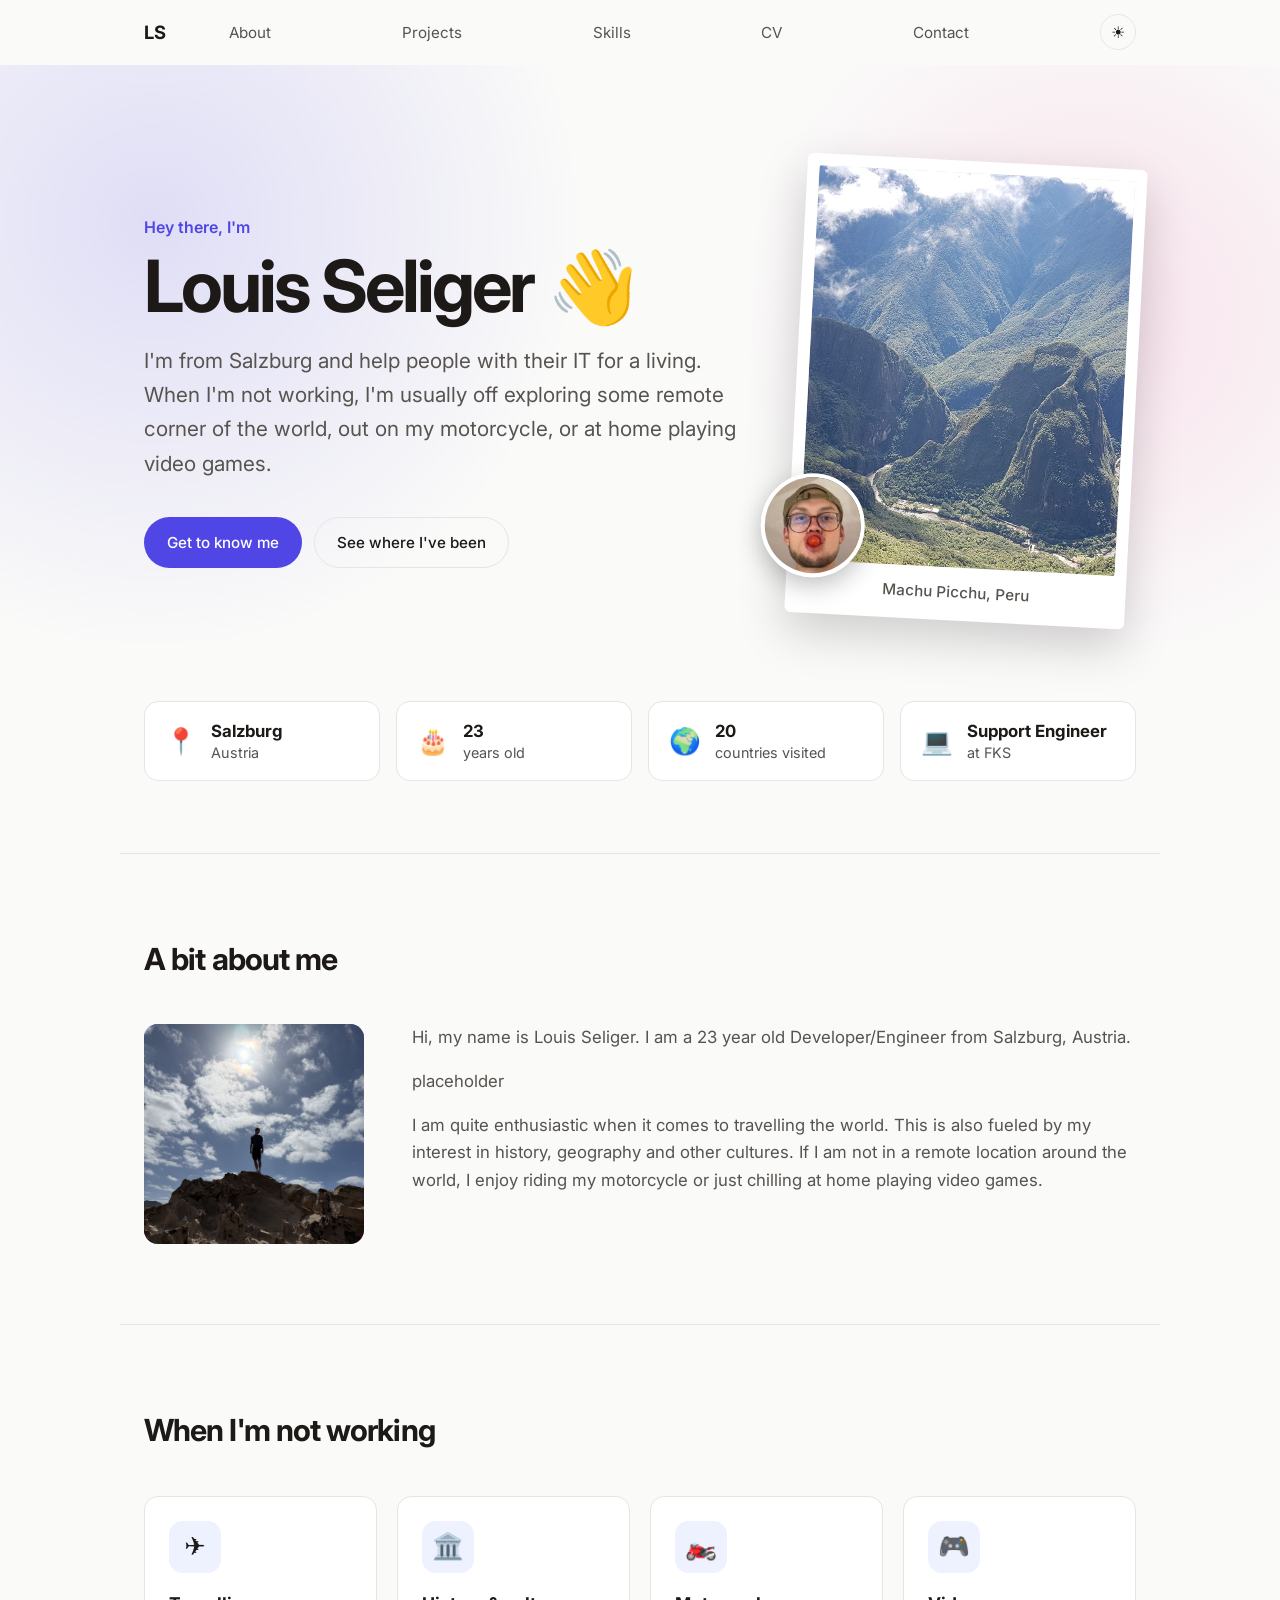
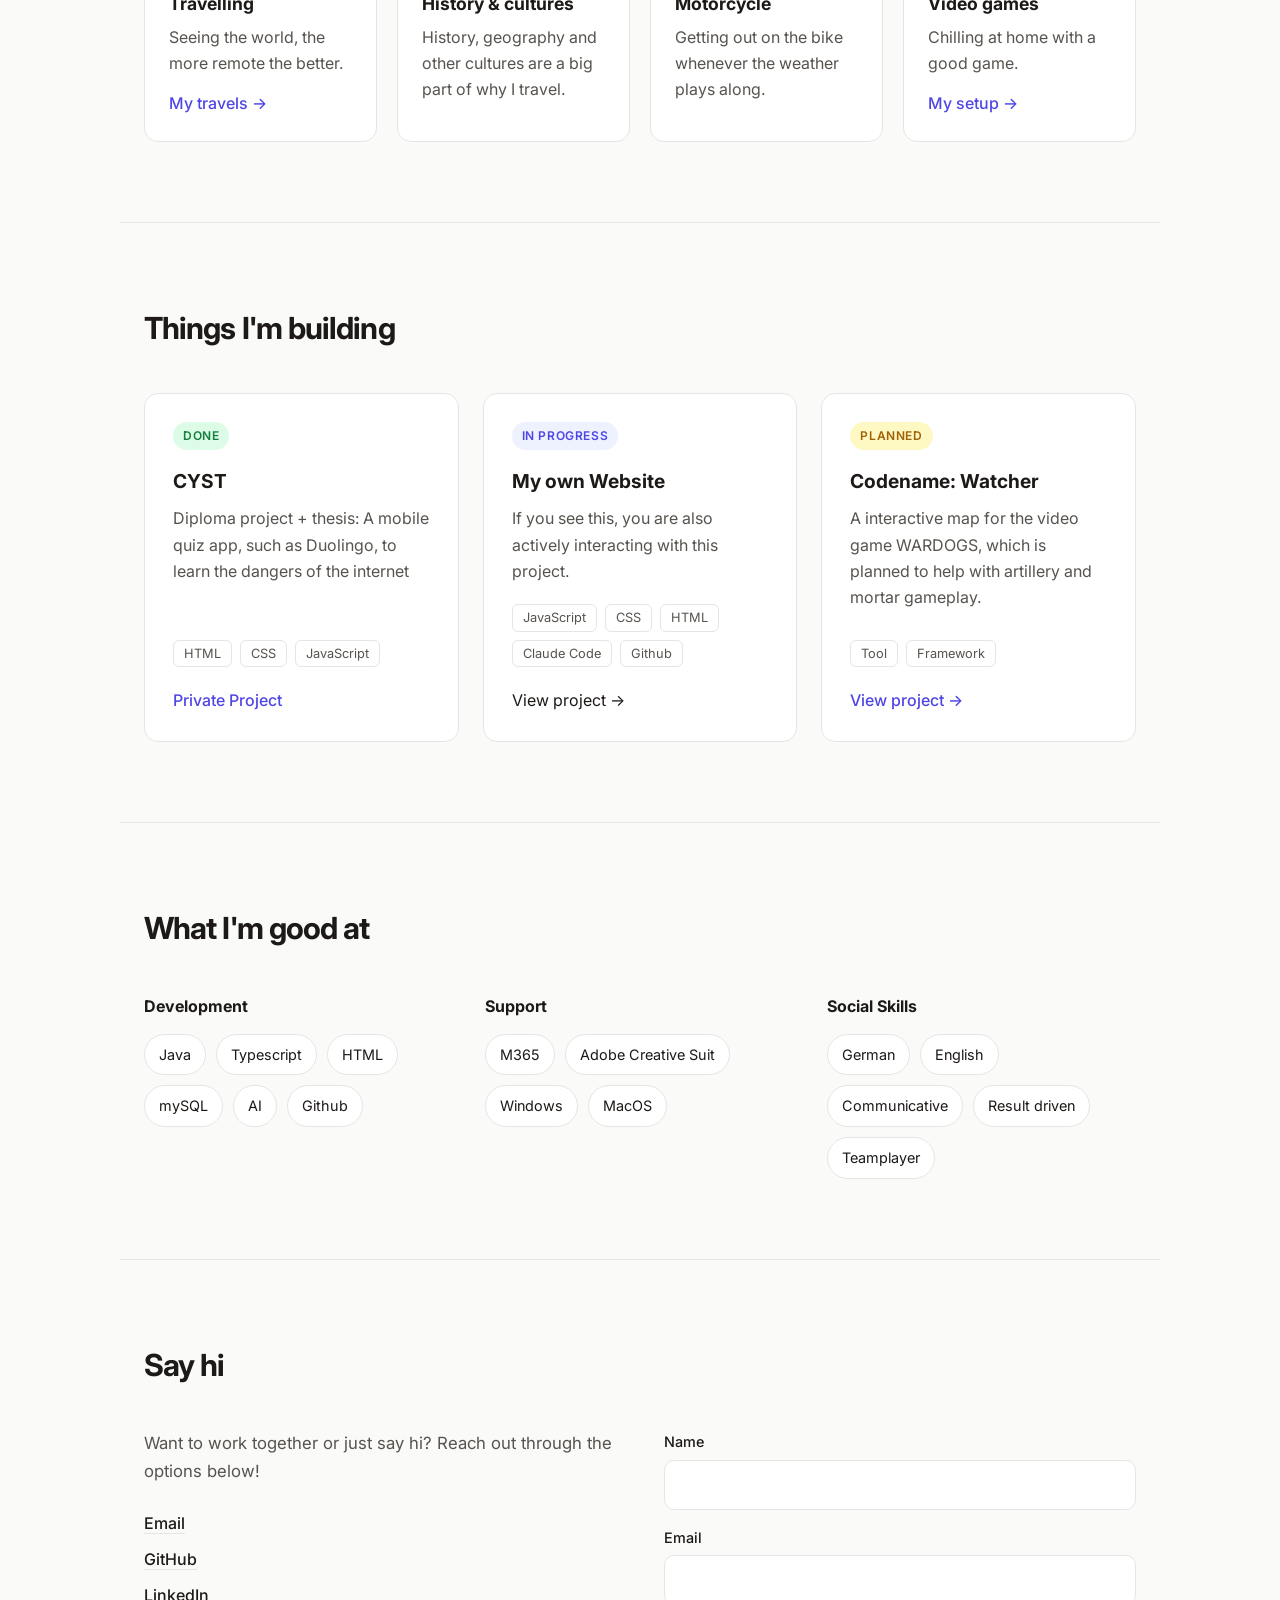
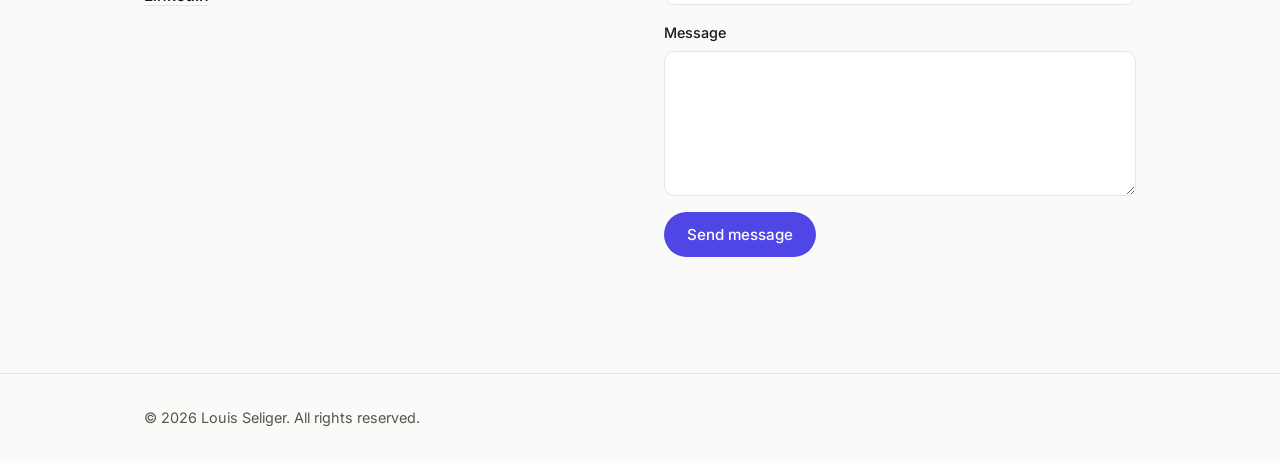
<file: index.html>
<!DOCTYPE html>
<html lang="en">
<head>
  <meta charset="UTF-8">
  <meta name="viewport" content="width=device-width, initial-scale=1.0">
  <meta name="description" content="Personal website of Louis Seliger — achieve the unachievable.">
  <title>Louis Seliger</title>
  <link rel="preconnect" href="https://fonts.googleapis.com">
  <link rel="preconnect" href="https://fonts.gstatic.com" crossorigin>
  <link href="https://fonts.googleapis.com/css2?family=Inter:wght@400;500;600;700&display=swap" rel="stylesheet">
  <link rel="stylesheet" href="styles.css">
</head>
<body>
  <header class="site-header">
    <nav class="nav container">
      <a href="#top" class="logo">LS</a>
      <button class="nav-toggle" aria-label="Toggle menu" aria-expanded="false">
        <span></span><span></span>
      </button>
      <ul class="nav-links">
        <li><a href="#about">About</a></li>
        <li><a href="#projects">Projects</a></li>
        <li><a href="#skills">Skills</a></li>
        <li><a href="cv.html">CV</a></li>
        <li><a href="#contact">Contact</a></li>
        <li>
          <button class="theme-toggle" aria-label="Toggle dark mode">
            <span class="icon-sun">☀</span><span class="icon-moon">☾</span>
          </button>
        </li>
      </ul>
    </nav>
  </header>

  <main id="top">
    <!-- Hero -->
    <section class="hero">
      <div class="container hero-inner">
        <div class="hero-text">
          <p class="eyebrow">Hey there, I'm</p>
          <h1>Louis Seliger<span class="wave" aria-hidden="true">👋</span></h1>
          <p class="tagline">
            I'm from Salzburg and help people with their IT for a living. When I'm not
            working, I'm usually off exploring some remote corner of the world, out on my
            motorcycle, or at home playing video games.
          </p>
          <div class="hero-actions">
            <a href="#about" class="btn btn-primary">Get to know me</a>
            <a href="travel.html" class="btn btn-ghost">See where I've been</a>
          </div>
        </div>
        <!-- Slideshow: the photos are listed in slideshow-data.js -->
        <figure class="hero-polaroid" id="slideshow">
          <div class="hero-slides">
            <img src="images/tambopata.jpg" alt="Tambopata, Peru" class="is-active">
          </div>
          <figcaption>Tambopata, Peru</figcaption>
          <span class="hero-face">
            <img src="images/funnypic.png" alt="">
          </span>
        </figure>
      </div>
    </section>

    <!-- Quick facts -->
    <section id="facts" class="container facts reveal" aria-label="Quick facts">
      <ul class="facts-list">
        <li><span class="fact-emoji" aria-hidden="true">📍</span><span><strong>Salzburg</strong> Austria</span></li>
        <li><span class="fact-emoji" aria-hidden="true">🎂</span><span><strong>23</strong> years old</span></li>
        <li><span class="fact-emoji" aria-hidden="true">🌍</span><span><strong id="country-count">18</strong> countries visited</span></li>
        <li><span class="fact-emoji" aria-hidden="true">💻</span><span><strong>Support Engineer</strong> at FKS</span></li>
      </ul>
    </section>

    <!-- About -->
    <section id="about" class="section container reveal">
      <h2 class="section-title">A bit about me</h2>
      <div class="about-grid">
        <div class="about-photo">
            <img src="images/AboutMePic.jpg" alt="Louis Seliger standing on a rock under a bright sky">
        </div>
        <div class="about-text">
          <p>
            Hi, my name is Louis Seliger. I am a 23 year old Developer/Engineer from Salzburg,
            Austria. 
          </p>
          <p>
            placeholder
          </p>
          <p>
            I am quite enthusiastic when it comes to travelling the world. This is also 
            fueled by my interest in history, geography and other cultures. If I am not 
            in a remote location around the world, I enjoy riding my motorcycle or just 
            chilling at home playing video games.
          </p>
        </div>
      </div>
    </section>

    <!-- Interests -->
    <section id="interests" class="section container reveal">
      <h2 class="section-title">When I'm not working</h2>
      <div class="interests">
        <a href="travel.html" class="interest">
          <span class="interest-emoji" aria-hidden="true">✈️</span>
          <h3>Travelling</h3>
          <p>Seeing the world, the more remote the better.</p>
          <span class="card-link">My travels →</span>
        </a>
        <div class="interest">
          <span class="interest-emoji" aria-hidden="true">🏛️</span>
          <h3>History &amp; cultures</h3>
          <p>History, geography and other cultures are a big part of why I travel.</p>
        </div>
        <div class="interest">
          <span class="interest-emoji" aria-hidden="true">🏍️</span>
          <h3>Motorcycle</h3>
          <p>Getting out on the bike whenever the weather plays along.</p>
        </div>
        <a href="gaming.html" class="interest">
          <span class="interest-emoji" aria-hidden="true">🎮</span>
          <h3>Video games</h3>
          <p>Chilling at home with a good game.</p>
          <span class="card-link">My setup →</span>
        </a>
      </div>
    </section>

    <!-- Projects -->
    <section id="projects" class="section container reveal">
      <h2 class="section-title">Things I'm building</h2>
      <div class="cards">
        <article class="card">
          <span class="card-tag done">Done</span>
          <h3>CYST</h3>
          <p>Diploma project + thesis: A mobile quiz app, such as Duolingo, to learn the dangers of the internet</p>
          <ul class="card-tech">
            <li>HTML</li><li>CSS</li><li>JavaScript</li>
          </ul>
          <a href="#" class="card-link">Private Project</a>
        </article>
        <article class="card">
          <span class="card-tag in-progress">In progress</span>
          <h3>My own Website</h3>
          <p>If you see this, you are also actively interacting with this project.</p>
          <ul class="card-tech">
            <li>JavaScript</li><li>CSS</li><li>HTML</li><li>Claude Code</li><li>Github</li>
          </ul>
          <a href="https://github.com/LouisSel/mywebsite" target="_blank" rel="noopener">View project →</a>
        </article>
        <article class="card">
          <span class="card-tag planned">Planned</span>
          <h3>Codename: Watcher</h3>
          <p>A interactive map for the video game WARDOGS, which is planned to help with artillery and mortar gameplay.</p>
          <ul class="card-tech">
            <li>Tool</li><li>Framework</li>
          </ul>
          <a href="#" class="card-link">View project →</a>
        </article>
      </div>
    </section>

    <!-- Skills -->
    <section id="skills" class="section container reveal">
      <h2 class="section-title">What I'm good at</h2>
      <div class="skills-grid">
        <div class="skill-group">
          <h3>Development</h3>
          <ul class="chips">
            <li>Java</li><li>Typescript</li><li>HTML</li><li>mySQL</li><li>AI</li><li>Github</li>
          </ul>
        </div>
        <div class="skill-group">
          <h3>Support</h3>
          <ul class="chips">
            <li>M365</li><li>Adobe Creative Suit</li><li>Windows</li><li>MacOS</li>
          </ul>
        </div>
        <div class="skill-group">
          <h3>Social Skills</h3>
          <ul class="chips">
            <li>German</li><li>English</li><li>Communicative</li><li>Result driven</li><li>Teamplayer</li>
          </ul>
        </div>
      </div>
    </section>

    <!-- Contact -->
    <section id="contact" class="section container reveal">
      <h2 class="section-title">Say hi</h2>
      <div class="contact-grid">
        <div>
          <p class="contact-intro">
            Want to work together or just say hi? Reach out through the options below!
          </p>
          <ul class="contact-links">
            <li><a href="mailto:louisseliger14@gmail.com">Email</a></li>
            <li><a href="https://github.com/LouisSel" target="_blank" rel="noopener">GitHub</a></li>
            <li><a href="https://www.linkedin.com/in/louis-seliger-9a649925a/" target="_blank" rel="noopener">LinkedIn</a></li>
          </ul>
        </div>
        <form class="contact-form" id="contact-form">
          <label>
            Name
            <input type="text" name="name" required>
          </label>
          <label>
            Email
            <input type="email" name="email" required>
          </label>
          <label>
            Message
            <textarea name="message" rows="5" required></textarea>
          </label>
          <button type="submit" class="btn btn-primary">Send message</button>
          <p class="form-status" role="status" aria-live="polite"></p>
        </form>
      </div>
    </section>
  </main>

  <footer class="site-footer">
    <div class="container">
      <p>© <span id="year"></span> Louis Seliger. All rights reserved.</p>
    </div>
  </footer>

  <script src="travel-data.js"></script>
  <script src="slideshow-data.js"></script>
  <script src="script.js"></script>
</body>
</html>
</file>
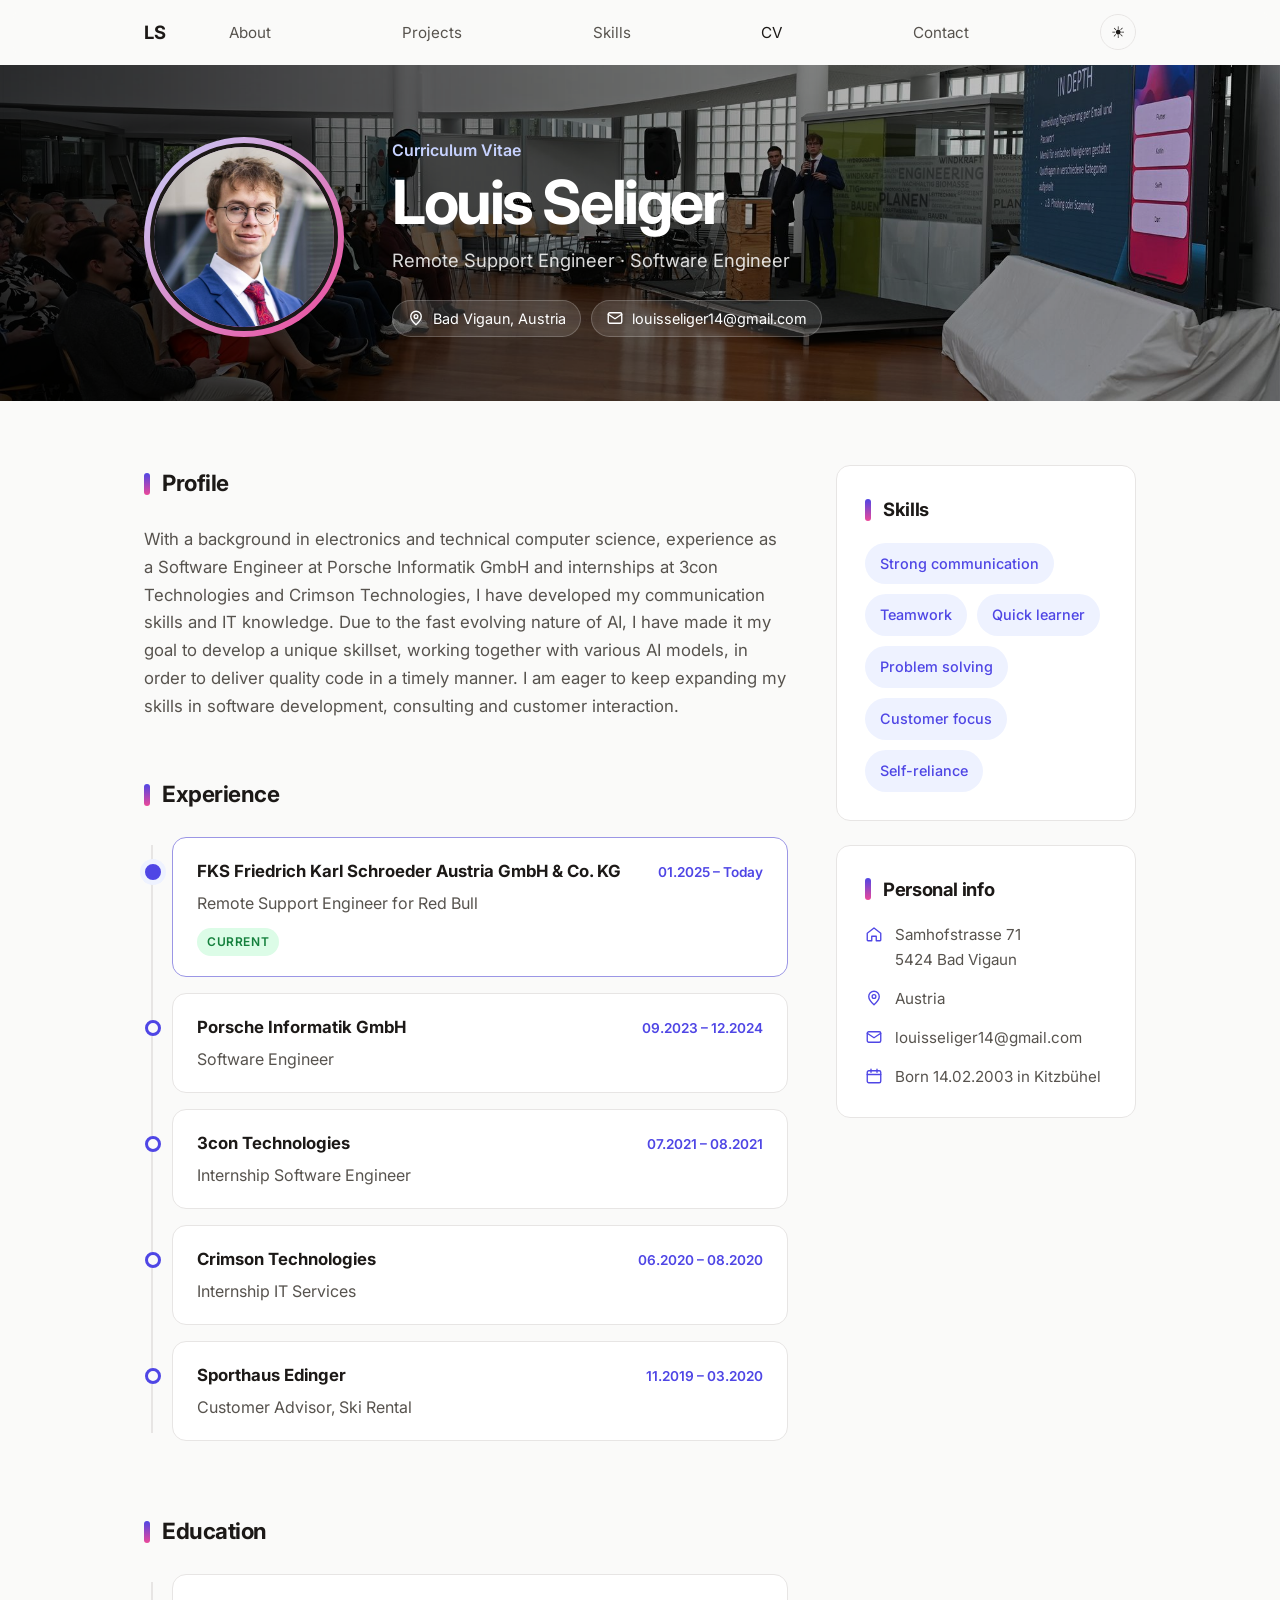
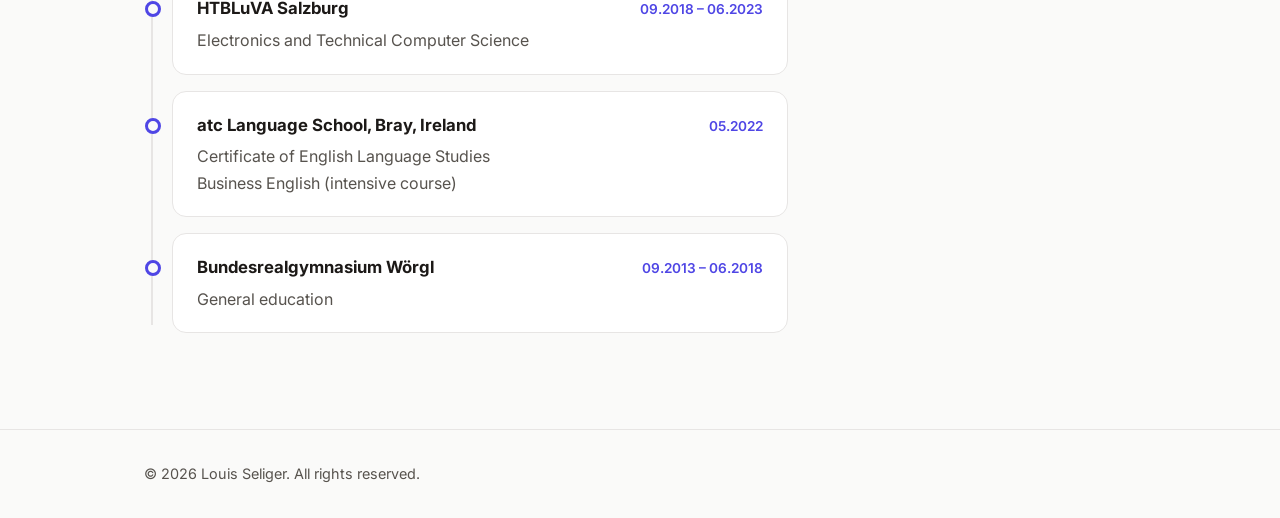
<file: cv.html>
<!DOCTYPE html>
<html lang="en">
<head>
  <meta charset="UTF-8">
  <meta name="viewport" content="width=device-width, initial-scale=1.0">
  <meta name="description" content="CV of Louis Seliger — experience, education and skills.">
  <title>CV — Louis Seliger</title>
  <link rel="preconnect" href="https://fonts.googleapis.com">
  <link rel="preconnect" href="https://fonts.gstatic.com" crossorigin>
  <link href="https://fonts.googleapis.com/css2?family=Inter:wght@400;500;600;700&display=swap" rel="stylesheet">
  <link rel="stylesheet" href="styles.css">
</head>
<body class="cv-page">
  <header class="site-header">
    <nav class="nav container">
      <a href="index.html" class="logo">LS</a>
      <button class="nav-toggle" aria-label="Toggle menu" aria-expanded="false">
        <span></span><span></span>
      </button>
      <ul class="nav-links">
        <li><a href="index.html#about">About</a></li>
        <li><a href="index.html#projects">Projects</a></li>
        <li><a href="index.html#skills">Skills</a></li>
        <li><a href="cv.html" aria-current="page">CV</a></li>
        <li><a href="index.html#contact">Contact</a></li>
        <li>
          <button class="theme-toggle" aria-label="Toggle dark mode">
            <span class="icon-sun">☀</span><span class="icon-moon">☾</span>
          </button>
        </li>
      </ul>
    </nav>
  </header>

  <main id="top">
    <!-- CV header -->
    <section class="cv-hero">
      <div class="container cv-hero-inner">
        <div class="cv-portrait">
          <div class="cv-portrait-crop">
            <img src="images/SuitPicture.jpg" alt="Louis Seliger in a suit">
          </div>
        </div>
        <div>
          <p class="eyebrow">Curriculum Vitae</p>
          <h1>Louis Seliger</h1>
          <p class="cv-role">Remote Support Engineer · Software Engineer</p>
          <ul class="cv-hero-facts">
            <li><svg viewBox="0 0 24 24" aria-hidden="true"><path d="M12 21s-7-6.2-7-11a7 7 0 0 1 14 0c0 4.8-7 11-7 11z"/><circle cx="12" cy="10" r="2.5"/></svg> Bad Vigaun, Austria</li>
            <li><svg viewBox="0 0 24 24" aria-hidden="true"><rect x="3" y="5" width="18" height="14" rx="2"/><path d="M3 7l9 6 9-6"/></svg> <a href="mailto:louisseliger14@gmail.com">louisseliger14@gmail.com</a></li>
          </ul>
        </div>
      </div>
    </section>

    <div class="container cv-layout">
      <div class="cv-main">
        <!-- Profile -->
        <section id="profile" class="cv-block reveal">
          <h2 class="cv-heading">Profile</h2>
          <p class="cv-profile">
            With a background in electronics and technical computer science, experience as a
            Software Engineer at Porsche Informatik GmbH and internships at 3con Technologies and
            Crimson Technologies, I have developed my communication skills and IT knowledge.

            Due to the fast evolving nature of AI, I have made it my goal to develop a unique
            skillset, working together with various AI models, in order to deliver quality code in a
            timely manner.

            I am eager to keep expanding my skills in software development, consulting and customer interaction.
          </p>
        </section>

        <!-- Experience -->
        <section id="experience" class="cv-block reveal">
          <h2 class="cv-heading">Experience</h2>
          <ol class="cv-timeline">
          <li class="cv-entry is-current">
            <div class="cv-entry-head">
              <h3>FKS Friedrich Karl Schroeder Austria GmbH &amp; Co. KG</h3>
              <span class="cv-date">01.2025 – Today</span>
            </div>
            <p>Remote Support Engineer for Red Bull</p><span class="cv-badge">Current</span>
          </li>
          <li class="cv-entry">
            <div class="cv-entry-head">
              <h3>Porsche Informatik GmbH</h3>
              <span class="cv-date">09.2023 – 12.2024</span>
            </div>
            <p>Software Engineer</p>
          </li>
          <li class="cv-entry">
            <div class="cv-entry-head">
              <h3>3con Technologies</h3>
              <span class="cv-date">07.2021 – 08.2021</span>
            </div>
            <p>Internship Software Engineer</p>
          </li>
          <li class="cv-entry">
            <div class="cv-entry-head">
              <h3>Crimson Technologies</h3>
              <span class="cv-date">06.2020 – 08.2020</span>
            </div>
            <p>Internship IT Services</p>
          </li>
          <li class="cv-entry">
            <div class="cv-entry-head">
              <h3>Sporthaus Edinger</h3>
              <span class="cv-date">11.2019 – 03.2020</span>
            </div>
            <p>Customer Advisor, Ski Rental</p>
          </li>
          </ol>
        </section>

        <!-- Education -->
        <section id="education" class="cv-block reveal">
          <h2 class="cv-heading">Education</h2>
          <ol class="cv-timeline">
          <li class="cv-entry">
            <div class="cv-entry-head">
              <h3>HTBLuVA Salzburg</h3>
              <span class="cv-date">09.2018 – 06.2023</span>
            </div>
            <p>Electronics and Technical Computer Science</p>
          </li>
          <li class="cv-entry">
            <div class="cv-entry-head">
              <h3>atc Language School, Bray, Ireland</h3>
              <span class="cv-date">05.2022</span>
            </div>
            <p>Certificate of English Language Studies<br>Business English (intensive course)</p>
          </li>
          <li class="cv-entry">
            <div class="cv-entry-head">
              <h3>Bundesrealgymnasium Wörgl</h3>
              <span class="cv-date">09.2013 – 06.2018</span>
            </div>
            <p>General education</p>
          </li>
          </ol>
        </section>
      </div>

      <aside class="cv-side">
        <!-- Skills -->
        <section id="cv-skills" class="cv-card reveal">
          <h2 class="cv-heading">Skills</h2>
          <ul class="chips">
            <li>Strong communication</li><li>Teamwork</li><li>Quick learner</li>
            <li>Problem solving</li><li>Customer focus</li><li>Self-reliance</li>
          </ul>
        </section>

        <!-- Personal info -->
        <section id="personal" class="cv-card reveal">
          <h2 class="cv-heading">Personal info</h2>
          <ul class="cv-info">
            <li><svg viewBox="0 0 24 24" aria-hidden="true"><path d="M3 11l9-7 9 7v9a1 1 0 0 1-1 1h-5v-6H9v6H4a1 1 0 0 1-1-1z"/></svg><span>Samhofstrasse 71<br>5424 Bad Vigaun</span></li>
            <li><svg viewBox="0 0 24 24" aria-hidden="true"><path d="M12 21s-7-6.2-7-11a7 7 0 0 1 14 0c0 4.8-7 11-7 11z"/><circle cx="12" cy="10" r="2.5"/></svg><span>Austria</span></li>
            <li><svg viewBox="0 0 24 24" aria-hidden="true"><rect x="3" y="5" width="18" height="14" rx="2"/><path d="M3 7l9 6 9-6"/></svg><a href="mailto:louisseliger14@gmail.com">louisseliger14@gmail.com</a></li>
            <li><svg viewBox="0 0 24 24" aria-hidden="true"><rect x="3" y="5" width="18" height="16" rx="2"/><path d="M3 10h18M8 3v4M16 3v4"/></svg><span>Born 14.02.2003 in Kitzbühel</span></li>
          </ul>
        </section>
      </aside>
    </div>
  </main>

  <footer class="site-footer">
    <div class="container">
      <p>© <span id="year"></span> Louis Seliger. All rights reserved.</p>
    </div>
  </footer>

  <script src="script.js"></script>
</body>
</html>
</file>
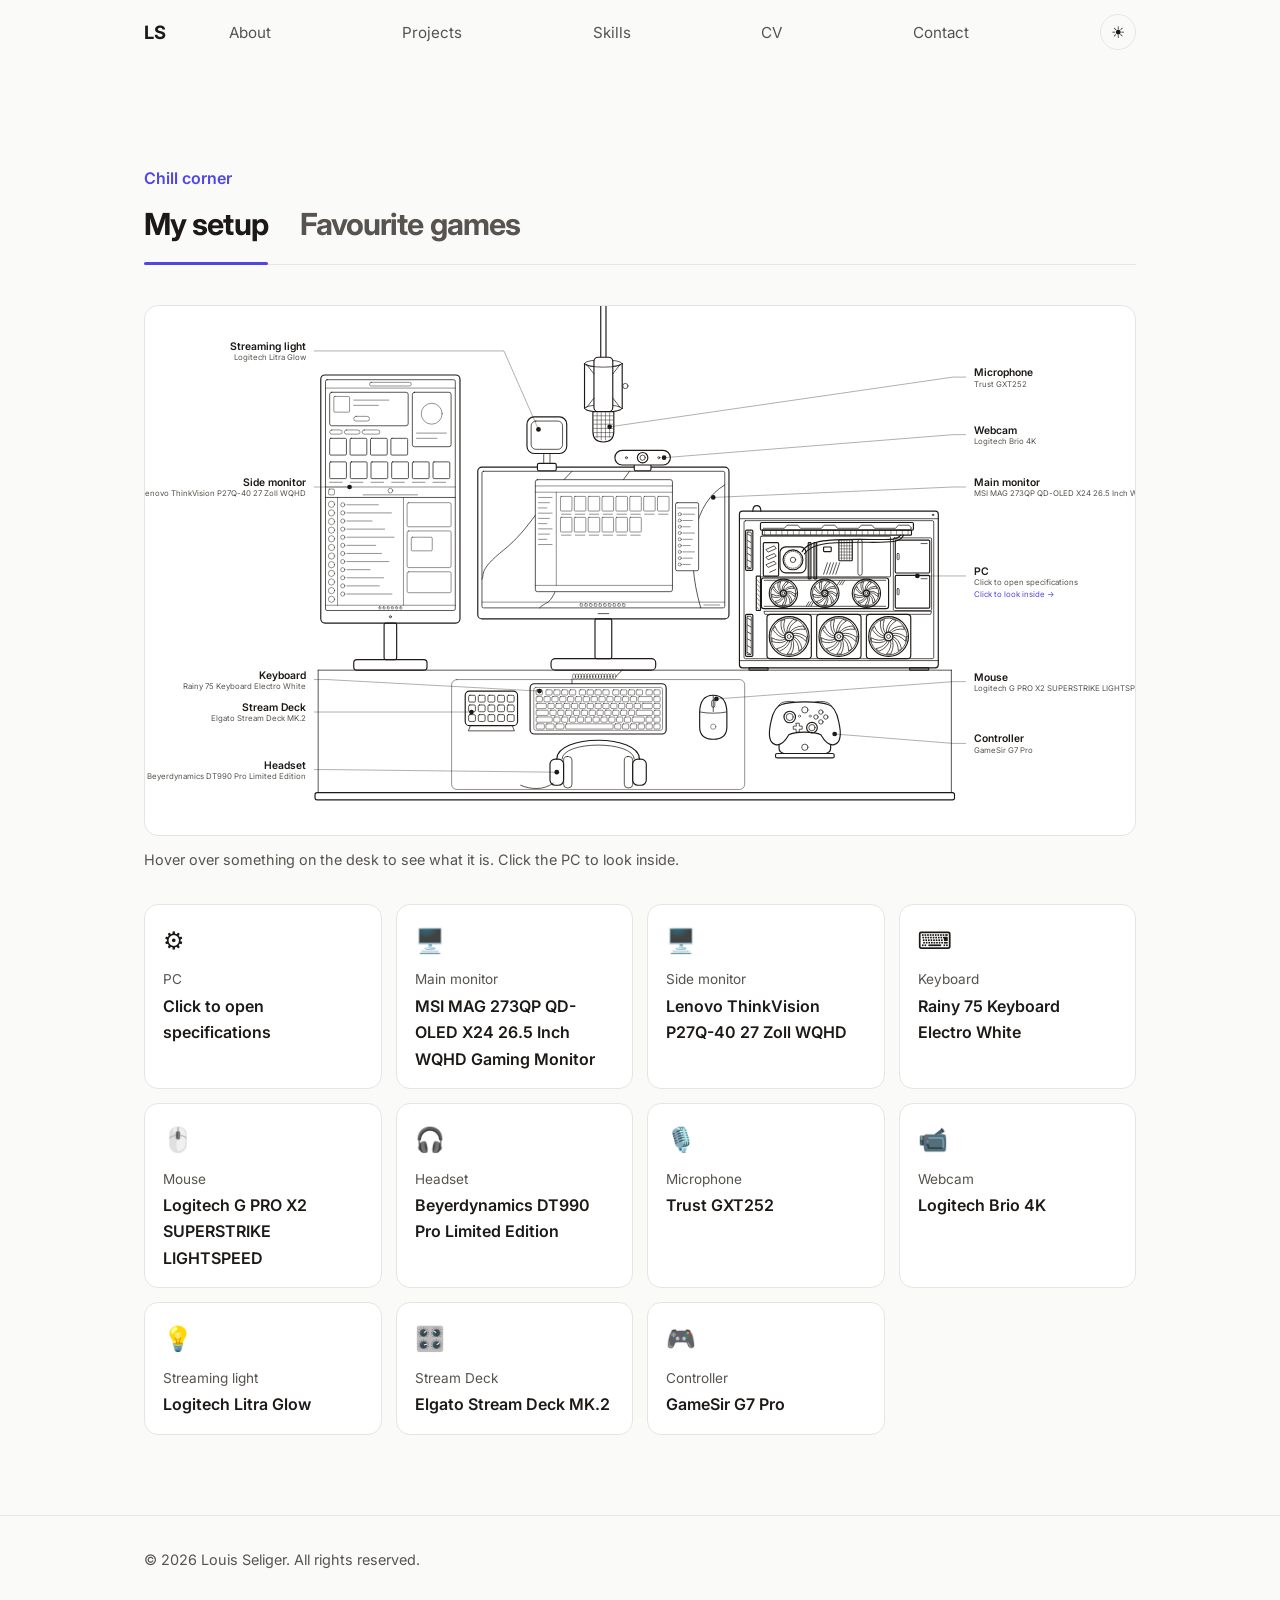
<file: gaming.html>
<!DOCTYPE html>
<html lang="en">
<head>
  <meta charset="UTF-8">
  <meta name="viewport" content="width=device-width, initial-scale=1.0">
  <meta name="description" content="Louis Seliger's gaming PC, setup and favourite games.">
  <title>Gaming — Louis Seliger</title>
  <link rel="preconnect" href="https://fonts.googleapis.com">
  <link rel="preconnect" href="https://fonts.gstatic.com" crossorigin>
  <link href="https://fonts.googleapis.com/css2?family=Inter:wght@400;500;600;700&display=swap" rel="stylesheet">
  <link rel="stylesheet" href="styles.css">
</head>
<body class="gaming-page">
  <header class="site-header">
    <nav class="nav container">
      <a href="index.html" class="logo">LS</a>
      <button class="nav-toggle" aria-label="Toggle menu" aria-expanded="false">
        <span></span><span></span>
      </button>
      <ul class="nav-links">
        <li><a href="index.html#about">About</a></li>
        <li><a href="index.html#projects">Projects</a></li>
        <li><a href="index.html#skills">Skills</a></li>
        <li><a href="cv.html">CV</a></li>
        <li><a href="index.html#contact">Contact</a></li>
        <li>
          <button class="theme-toggle" aria-label="Toggle dark mode">
            <span class="icon-sun">☀</span><span class="icon-moon">☾</span>
          </button>
        </li>
      </ul>
    </nav>
  </header>

  <main id="top">
    <!-- Page intro -->
    <section class="page-intro container">
      <p class="eyebrow">Chill corner</p>
      <div class="tabs" role="tablist" aria-label="Chill corner">
        <button type="button" class="tab" role="tab" id="tab-setup" aria-controls="setup" aria-selected="true">My setup</button>
        <button type="button" class="tab" role="tab" id="tab-games" aria-controls="games" aria-selected="false" tabindex="-1">Favourite games</button>
      </div>
    </section>

    <!-- Setup tab: the desk, and the PC once it's clicked. Everything is listed in gaming-data.js -->
    <section id="setup" class="tab-panel container" role="tabpanel" aria-labelledby="tab-setup">
      <div class="pc-panel" id="setup-panel">
        <button type="button" class="btn btn-ghost diagram-back" id="diagram-back">← Back to the desk</button>
        <div class="diagram-stage">
          <svg id="pc-diagram" class="diagram pc-diagram" viewBox="0 30 1800 920" xmlns="http://www.w3.org/2000/svg" role="img" aria-label="Line drawing of my PC with its parts labelled">
          <g class="drawing" transform="translate(300 0)">
          <g id="case" class="part">
          <rect x="80" y="100" width="1040" height="820" rx="16"/>
          <rect x="104" y="150" width="992" height="722" rx="8" class="thin"/>
          <line x1="80" y1="140" x2="1120" y2="140" class="thin"/>
          <line x1="80" y1="882" x2="1120" y2="882" class="thin"/>
          <path d="M150 100 C150 62 192 62 192 100"/>
          <circle cx="1092" cy="120" r="4" class="thin"/>
          <rect x="130" y="920" width="100" height="12" rx="3"/>
          <rect x="970" y="920" width="100" height="12" rx="3"/>
          </g>
          <g id="fans-side" class="part">
          <rect x="112" y="200" width="38" height="210" rx="6"/>
          <rect x="120" y="210" width="22" height="190" rx="4" class="thin"/>
          <line x1="122" y1="220" x2="140" y2="230" class="thin"/>
          <line x1="122" y1="254" x2="140" y2="264" class="thin"/>
          <line x1="122" y1="288" x2="140" y2="298" class="thin"/>
          <line x1="122" y1="322" x2="140" y2="332" class="thin"/>
          <line x1="122" y1="356" x2="140" y2="366" class="thin"/>
          <line x1="122" y1="390" x2="140" y2="400" class="thin"/>
          <rect x="112" y="640" width="38" height="220" rx="6"/>
          <rect x="120" y="650" width="22" height="200" rx="4" class="thin"/>
          <line x1="122" y1="660" x2="140" y2="670" class="thin"/>
          <line x1="122" y1="696" x2="140" y2="706" class="thin"/>
          <line x1="122" y1="732" x2="140" y2="742" class="thin"/>
          <line x1="122" y1="768" x2="140" y2="778" class="thin"/>
          <line x1="122" y1="804" x2="140" y2="814" class="thin"/>
          <line x1="122" y1="840" x2="140" y2="850" class="thin"/>
          </g>
          <g id="radiator" class="part">
          <rect x="190" y="160" width="800" height="40" rx="6"/>
          <path d="M205 190 L315 190 L329 174 L385 174 L399 190 L509 190 L523 174 L579 174 L593 190 L703 190 L717 174 L773 174 L787 190 L897 190 L911 174 L967 174 L981 190 L975 190" class="thin"/>
          <rect x="200" y="200" width="780" height="26" rx="3"/>
          <line x1="212" y1="204" x2="212" y2="222" class="hair"/>
          <line x1="222" y1="204" x2="222" y2="222" class="hair"/>
          <line x1="232" y1="204" x2="232" y2="222" class="hair"/>
          <line x1="242" y1="204" x2="242" y2="222" class="hair"/>
          <line x1="252" y1="204" x2="252" y2="222" class="hair"/>
          <line x1="262" y1="204" x2="262" y2="222" class="hair"/>
          <line x1="272" y1="204" x2="272" y2="222" class="hair"/>
          <line x1="282" y1="204" x2="282" y2="222" class="hair"/>
          <line x1="292" y1="204" x2="292" y2="222" class="hair"/>
          <line x1="302" y1="204" x2="302" y2="222" class="hair"/>
          <line x1="312" y1="204" x2="312" y2="222" class="hair"/>
          <line x1="322" y1="204" x2="322" y2="222" class="hair"/>
          <line x1="332" y1="204" x2="332" y2="222" class="hair"/>
          <line x1="342" y1="204" x2="342" y2="222" class="hair"/>
          <line x1="352" y1="204" x2="352" y2="222" class="hair"/>
          <line x1="362" y1="204" x2="362" y2="222" class="hair"/>
          <line x1="372" y1="204" x2="372" y2="222" class="hair"/>
          <line x1="382" y1="204" x2="382" y2="222" class="hair"/>
          <line x1="392" y1="204" x2="392" y2="222" class="hair"/>
          <line x1="402" y1="204" x2="402" y2="222" class="hair"/>
          <line x1="412" y1="204" x2="412" y2="222" class="hair"/>
          <line x1="422" y1="204" x2="422" y2="222" class="hair"/>
          <line x1="432" y1="204" x2="432" y2="222" class="hair"/>
          <line x1="442" y1="204" x2="442" y2="222" class="hair"/>
          <line x1="452" y1="204" x2="452" y2="222" class="hair"/>
          <line x1="462" y1="204" x2="462" y2="222" class="hair"/>
          <line x1="472" y1="204" x2="472" y2="222" class="hair"/>
          <line x1="482" y1="204" x2="482" y2="222" class="hair"/>
          <line x1="492" y1="204" x2="492" y2="222" class="hair"/>
          <line x1="502" y1="204" x2="502" y2="222" class="hair"/>
          <line x1="512" y1="204" x2="512" y2="222" class="hair"/>
          <line x1="522" y1="204" x2="522" y2="222" class="hair"/>
          <line x1="532" y1="204" x2="532" y2="222" class="hair"/>
          <line x1="542" y1="204" x2="542" y2="222" class="hair"/>
          <line x1="552" y1="204" x2="552" y2="222" class="hair"/>
          <line x1="562" y1="204" x2="562" y2="222" class="hair"/>
          <line x1="572" y1="204" x2="572" y2="222" class="hair"/>
          <line x1="582" y1="204" x2="582" y2="222" class="hair"/>
          <line x1="592" y1="204" x2="592" y2="222" class="hair"/>
          <line x1="602" y1="204" x2="602" y2="222" class="hair"/>
          <line x1="612" y1="204" x2="612" y2="222" class="hair"/>
          <line x1="622" y1="204" x2="622" y2="222" class="hair"/>
          <line x1="632" y1="204" x2="632" y2="222" class="hair"/>
          <line x1="642" y1="204" x2="642" y2="222" class="hair"/>
          <line x1="652" y1="204" x2="652" y2="222" class="hair"/>
          <line x1="662" y1="204" x2="662" y2="222" class="hair"/>
          <line x1="672" y1="204" x2="672" y2="222" class="hair"/>
          <line x1="682" y1="204" x2="682" y2="222" class="hair"/>
          <line x1="692" y1="204" x2="692" y2="222" class="hair"/>
          <line x1="702" y1="204" x2="702" y2="222" class="hair"/>
          <line x1="712" y1="204" x2="712" y2="222" class="hair"/>
          <line x1="722" y1="204" x2="722" y2="222" class="hair"/>
          <line x1="732" y1="204" x2="732" y2="222" class="hair"/>
          <line x1="742" y1="204" x2="742" y2="222" class="hair"/>
          <line x1="752" y1="204" x2="752" y2="222" class="hair"/>
          <line x1="762" y1="204" x2="762" y2="222" class="hair"/>
          <line x1="772" y1="204" x2="772" y2="222" class="hair"/>
          <line x1="782" y1="204" x2="782" y2="222" class="hair"/>
          <line x1="792" y1="204" x2="792" y2="222" class="hair"/>
          <line x1="802" y1="204" x2="802" y2="222" class="hair"/>
          <line x1="812" y1="204" x2="812" y2="222" class="hair"/>
          <line x1="822" y1="204" x2="822" y2="222" class="hair"/>
          <line x1="832" y1="204" x2="832" y2="222" class="hair"/>
          <line x1="842" y1="204" x2="842" y2="222" class="hair"/>
          <line x1="852" y1="204" x2="852" y2="222" class="hair"/>
          <line x1="862" y1="204" x2="862" y2="222" class="hair"/>
          <line x1="872" y1="204" x2="872" y2="222" class="hair"/>
          <line x1="882" y1="204" x2="882" y2="222" class="hair"/>
          <line x1="892" y1="204" x2="892" y2="222" class="hair"/>
          <line x1="902" y1="204" x2="902" y2="222" class="hair"/>
          <line x1="912" y1="204" x2="912" y2="222" class="hair"/>
          <line x1="922" y1="204" x2="922" y2="222" class="hair"/>
          <line x1="932" y1="204" x2="932" y2="222" class="hair"/>
          <line x1="942" y1="204" x2="942" y2="222" class="hair"/>
          <line x1="952" y1="204" x2="952" y2="222" class="hair"/>
          <line x1="962" y1="204" x2="962" y2="222" class="hair"/>
          </g>
          <g id="motherboard" class="part">
          <rect x="190" y="232" width="680" height="212" rx="4" class="thin"/>
          <rect x="205" y="265" width="80" height="175" rx="6"/>
          <path d="M220 300 L262 282 L272 296 L232 314 Z" class="thin"/>
          <path d="M220 340 L262 322 L272 336 L232 354 Z" class="thin"/>
          <path d="M220 380 L262 362 L272 376 L232 394 Z" class="thin"/>
          <path d="M238 420 L270 406" class="thin"/>
          <rect x="520" y="288" width="40" height="24" rx="3"/>
          <rect x="600" y="250" width="70" height="110" rx="4"/>
          <line x1="614" y1="254" x2="614" y2="356" class="hair"/>
          <line x1="628" y1="254" x2="628" y2="356" class="hair"/>
          <line x1="642" y1="254" x2="642" y2="356" class="hair"/>
          <line x1="656" y1="254" x2="656" y2="356" class="hair"/>
          <line x1="604" y1="266" x2="666" y2="266" class="hair"/>
          <line x1="604" y1="282" x2="666" y2="282" class="hair"/>
          <line x1="604" y1="298" x2="666" y2="298" class="hair"/>
          <line x1="604" y1="314" x2="666" y2="314" class="hair"/>
          <line x1="604" y1="330" x2="666" y2="330" class="hair"/>
          <line x1="604" y1="346" x2="666" y2="346" class="hair"/>
          <line x1="520" y1="430" x2="540" y2="370" class="thin"/>
          <line x1="536" y1="430" x2="556" y2="370" class="thin"/>
          <line x1="552" y1="430" x2="572" y2="370" class="thin"/>
          <line x1="568" y1="430" x2="588" y2="370" class="thin"/>
          <line x1="584" y1="430" x2="604" y2="370" class="thin"/>
          <rect x="700" y="248" width="22" height="188" rx="10" class="thin"/>
          </g>
          <g id="storage" class="part">
          <rect x="885" y="240" width="200" height="380" rx="6" class="thin"/>
          <rect x="895" y="252" width="180" height="172" rx="6"/>
          <line x1="1030" y1="270" x2="1062" y2="270" class="thin"/>
          <rect x="905" y="322" width="10" height="32" rx="3" class="thin"/>
          <rect x="895" y="436" width="180" height="172" rx="6"/>
          <line x1="1030" y1="454" x2="1062" y2="454" class="thin"/>
          <rect x="905" y="506" width="10" height="32" rx="3" class="thin"/>
          </g>
          <g id="ram" class="part">
          <rect x="440" y="265" width="14" height="190" rx="3"/>
          <rect x="470" y="265" width="14" height="190" rx="3"/>
          <line x1="447" y1="272" x2="447" y2="448" class="hair"/>
          <line x1="477" y1="272" x2="477" y2="448" class="hair"/>
          </g>
          <g id="cpu" class="part">
          <rect x="300" y="295" width="120" height="120" rx="4" class="thin"/>
          <line x1="300" y1="425" x2="420" y2="425" class="thin"/>
          <line x1="420" y1="425" x2="420" y2="405" class="thin"/>
          <rect x="312" y="307" width="96" height="96" rx="4"/>
          <path d="M316 399 L326 399 L316 389 Z" class="thin"/>
          <rect x="326" y="321" width="68" height="68" rx="6"/>
          <rect x="334" y="329" width="52" height="52" rx="3" class="hair"/>
          <line x1="320" y1="312" x2="320" y2="316" class="hair"/>
          <line x1="400" y1="312" x2="400" y2="316" class="hair"/>
          <line x1="320" y1="394" x2="320" y2="398" class="hair"/>
          <line x1="400" y1="394" x2="400" y2="398" class="hair"/>
          </g>
          <g id="cpu-cooler" class="part">
          <path d="M408 312 C440 255 530 248 700 248 S905 255 922 226" class="tube"/>
          <path d="M420 324 C455 270 540 263 700 263 S918 270 938 226" class="tube"/>
          <rect x="292" y="287" width="136" height="136" rx="30"/>
          <circle cx="360" cy="355" r="52"/>
          <circle cx="360" cy="355" r="44" class="thin" stroke-dasharray="2 4"/>
          <circle cx="360" cy="355" r="14" class="thin"/>
          </g>
          <g id="gpu" class="part">
          <rect x="168" y="440" width="22" height="180" rx="3"/>
          <line x1="174" y1="460" x2="184" y2="474" class="hair"/>
          <line x1="174" y1="484" x2="184" y2="498" class="hair"/>
          <line x1="174" y1="508" x2="184" y2="522" class="hair"/>
          <line x1="174" y1="532" x2="184" y2="546" class="hair"/>
          <line x1="174" y1="556" x2="184" y2="570" class="hair"/>
          <line x1="174" y1="580" x2="184" y2="594" class="hair"/>
          <line x1="174" y1="604" x2="184" y2="618" class="hair"/>
          <rect x="195" y="450" width="665" height="160" rx="12"/>
          <path d="M210 462 L845 462" class="thin"/><path d="M210 598 L845 598" class="thin"/>
          <line x1="592" y1="486" x2="606" y2="464" class="thin"/>
          <line x1="430" y1="596" x2="444" y2="574" class="thin"/>
          <line x1="604" y1="486" x2="618" y2="464" class="thin"/>
          <line x1="442" y1="596" x2="456" y2="574" class="thin"/>
          <line x1="616" y1="486" x2="630" y2="464" class="thin"/>
          <line x1="454" y1="596" x2="468" y2="574" class="thin"/>
          <circle cx="310" cy="530" r="74"/>
          <circle cx="310" cy="530" r="66" class="thin"/>
          <path d="M326.3 530.0 Q347.9 539.7 355.4 572.3 L344.5 581.5 Q344.3 548.8 324.7 537.1 Z" class="thin"/>
          <path d="M322.5 540.5 Q332.8 561.8 317.6 591.5 L303.4 591.6 Q324.3 566.5 316.7 544.8 Z" class="thin"/>
          <path d="M312.8 546.0 Q307.0 569.0 276.3 582.0 L265.3 573.0 Q297.5 567.1 305.6 545.7 Z" class="thin"/>
          <path d="M301.9 544.1 Q282.7 558.0 250.7 548.2 L248.1 534.2 Q276.6 550.4 296.5 539.2 Z" class="thin"/>
          <path d="M294.7 535.6 Q271.1 533.9 252.9 505.8 L259.9 493.4 Q271.3 524.1 293.8 528.4 Z" class="thin"/>
          <path d="M294.7 524.4 Q277.7 507.9 281.8 474.8 L295.2 469.8 Q284.1 500.6 298.6 518.3 Z" class="thin"/>
          <path d="M301.9 515.9 Q299.4 492.3 323.9 469.6 L337.3 474.3 Q309.1 490.9 308.8 513.8 Z" class="thin"/>
          <path d="M312.8 514.0 Q326.1 494.3 359.5 492.7 L366.7 504.9 Q334.4 499.4 319.5 516.8 Z" class="thin"/>
          <path d="M322.5 519.5 Q345.3 513.0 371.9 533.2 L369.6 547.2 Q348.4 522.3 325.8 526.0 Z" class="thin"/>
          <circle cx="310" cy="530" r="16.28"/>
          <circle cx="310" cy="530" r="7.3260000000000005" class="thin"/>
          <circle cx="527" cy="530" r="74"/>
          <circle cx="527" cy="530" r="66" class="thin"/>
          <path d="M543.3 530.0 Q564.9 539.7 572.4 572.3 L561.5 581.5 Q561.3 548.8 541.7 537.1 Z" class="thin"/>
          <path d="M539.5 540.5 Q549.8 561.8 534.6 591.5 L520.4 591.6 Q541.3 566.5 533.7 544.8 Z" class="thin"/>
          <path d="M529.8 546.0 Q524.0 569.0 493.3 582.0 L482.3 573.0 Q514.5 567.1 522.6 545.7 Z" class="thin"/>
          <path d="M518.9 544.1 Q499.7 558.0 467.7 548.2 L465.1 534.2 Q493.6 550.4 513.5 539.2 Z" class="thin"/>
          <path d="M511.7 535.6 Q488.1 533.9 469.9 505.8 L476.9 493.4 Q488.3 524.1 510.8 528.4 Z" class="thin"/>
          <path d="M511.7 524.4 Q494.7 507.9 498.8 474.8 L512.2 469.8 Q501.1 500.6 515.6 518.3 Z" class="thin"/>
          <path d="M518.9 515.9 Q516.4 492.3 540.9 469.6 L554.3 474.3 Q526.1 490.9 525.8 513.8 Z" class="thin"/>
          <path d="M529.8 514.0 Q543.1 494.3 576.5 492.7 L583.7 504.9 Q551.4 499.4 536.5 516.8 Z" class="thin"/>
          <path d="M539.5 519.5 Q562.3 513.0 588.9 533.2 L586.6 547.2 Q565.4 522.3 542.8 526.0 Z" class="thin"/>
          <circle cx="527" cy="530" r="16.28"/>
          <circle cx="527" cy="530" r="7.3260000000000005" class="thin"/>
          <circle cx="744" cy="530" r="74"/>
          <circle cx="744" cy="530" r="66" class="thin"/>
          <path d="M760.3 530.0 Q781.9 539.7 789.4 572.3 L778.5 581.5 Q778.3 548.8 758.7 537.1 Z" class="thin"/>
          <path d="M756.5 540.5 Q766.8 561.8 751.6 591.5 L737.4 591.6 Q758.3 566.5 750.7 544.8 Z" class="thin"/>
          <path d="M746.8 546.0 Q741.0 569.0 710.3 582.0 L699.3 573.0 Q731.5 567.1 739.6 545.7 Z" class="thin"/>
          <path d="M735.9 544.1 Q716.7 558.0 684.7 548.2 L682.1 534.2 Q710.6 550.4 730.5 539.2 Z" class="thin"/>
          <path d="M728.7 535.6 Q705.1 533.9 686.9 505.8 L693.9 493.4 Q705.3 524.1 727.8 528.4 Z" class="thin"/>
          <path d="M728.7 524.4 Q711.7 507.9 715.8 474.8 L729.2 469.8 Q718.1 500.6 732.6 518.3 Z" class="thin"/>
          <path d="M735.9 515.9 Q733.4 492.3 757.9 469.6 L771.3 474.3 Q743.1 490.9 742.8 513.8 Z" class="thin"/>
          <path d="M746.8 514.0 Q760.1 494.3 793.5 492.7 L800.7 504.9 Q768.4 499.4 753.5 516.8 Z" class="thin"/>
          <path d="M756.5 519.5 Q779.3 513.0 805.9 533.2 L803.6 547.2 Q782.4 522.3 759.8 526.0 Z" class="thin"/>
          <circle cx="744" cy="530" r="16.28"/>
          <circle cx="744" cy="530" r="7.3260000000000005" class="thin"/>
          </g>
          <g id="fans-bottom" class="part">
          <path d="M210 624 L1085 624 L1080 640 L215 640 Z" class="thin"/>
          <rect x="224" y="640" width="232" height="232" rx="18"/>
          <circle cx="340" cy="756" r="104"/>
          <circle cx="340" cy="756" r="96" class="thin"/>
          <path d="M362.9 756.0 Q395.7 770.2 407.3 818.7 L391.2 832.4 Q390.4 783.5 360.6 766.0 Z" class="thin"/>
          <path d="M357.5 770.7 Q373.5 802.7 351.3 847.3 L330.1 847.5 Q360.9 809.5 349.4 776.9 Z" class="thin"/>
          <path d="M344.0 778.5 Q335.7 813.3 289.9 833.2 L273.7 819.7 Q321.6 810.4 333.8 778.0 Z" class="thin"/>
          <path d="M328.6 775.8 Q299.9 797.1 252.0 782.9 L248.2 762.2 Q290.9 785.9 321.1 768.9 Z" class="thin"/>
          <path d="M318.5 763.8 Q282.8 761.7 255.3 720.1 L265.7 701.7 Q283.2 747.4 317.2 753.7 Z" class="thin"/>
          <path d="M318.5 748.2 Q292.6 723.6 298.2 674.0 L318.0 666.7 Q302.1 712.9 324.0 739.6 Z" class="thin"/>
          <path d="M328.6 736.2 Q324.5 700.7 360.7 666.3 L380.5 673.4 Q338.6 698.6 338.3 733.2 Z" class="thin"/>
          <path d="M344.0 733.5 Q363.7 703.7 413.4 700.6 L424.1 718.8 Q375.9 711.1 353.4 737.4 Z" class="thin"/>
          <path d="M357.5 741.3 Q391.8 731.1 431.9 760.8 L428.4 781.6 Q396.3 744.7 362.2 750.4 Z" class="thin"/>
          <circle cx="340" cy="756" r="22.88"/>
          <circle cx="340" cy="756" r="10.296" class="thin"/>
          <rect x="484" y="640" width="232" height="232" rx="18"/>
          <circle cx="600" cy="756" r="104"/>
          <circle cx="600" cy="756" r="96" class="thin"/>
          <path d="M622.9 756.0 Q655.7 770.2 667.3 818.7 L651.2 832.4 Q650.4 783.5 620.6 766.0 Z" class="thin"/>
          <path d="M617.5 770.7 Q633.5 802.7 611.3 847.3 L590.1 847.5 Q620.9 809.5 609.4 776.9 Z" class="thin"/>
          <path d="M604.0 778.5 Q595.7 813.3 549.9 833.2 L533.7 819.7 Q581.6 810.4 593.8 778.0 Z" class="thin"/>
          <path d="M588.6 775.8 Q559.9 797.1 512.0 782.9 L508.2 762.2 Q550.9 785.9 581.1 768.9 Z" class="thin"/>
          <path d="M578.5 763.8 Q542.8 761.7 515.3 720.1 L525.7 701.7 Q543.2 747.4 577.2 753.7 Z" class="thin"/>
          <path d="M578.5 748.2 Q552.6 723.6 558.2 674.0 L578.0 666.7 Q562.1 712.9 584.0 739.6 Z" class="thin"/>
          <path d="M588.6 736.2 Q584.5 700.7 620.7 666.3 L640.5 673.4 Q598.6 698.6 598.3 733.2 Z" class="thin"/>
          <path d="M604.0 733.5 Q623.7 703.7 673.4 700.6 L684.1 718.8 Q635.9 711.1 613.4 737.4 Z" class="thin"/>
          <path d="M617.5 741.3 Q651.8 731.1 691.9 760.8 L688.4 781.6 Q656.3 744.7 622.2 750.4 Z" class="thin"/>
          <circle cx="600" cy="756" r="22.88"/>
          <circle cx="600" cy="756" r="10.296" class="thin"/>
          <rect x="744" y="640" width="232" height="232" rx="18"/>
          <circle cx="860" cy="756" r="104"/>
          <circle cx="860" cy="756" r="96" class="thin"/>
          <path d="M882.9 756.0 Q915.7 770.2 927.3 818.7 L911.2 832.4 Q910.4 783.5 880.6 766.0 Z" class="thin"/>
          <path d="M877.5 770.7 Q893.5 802.7 871.3 847.3 L850.1 847.5 Q880.9 809.5 869.4 776.9 Z" class="thin"/>
          <path d="M864.0 778.5 Q855.7 813.3 809.9 833.2 L793.7 819.7 Q841.6 810.4 853.8 778.0 Z" class="thin"/>
          <path d="M848.6 775.8 Q819.9 797.1 772.0 782.9 L768.2 762.2 Q810.9 785.9 841.1 768.9 Z" class="thin"/>
          <path d="M838.5 763.8 Q802.8 761.7 775.3 720.1 L785.7 701.7 Q803.2 747.4 837.2 753.7 Z" class="thin"/>
          <path d="M838.5 748.2 Q812.6 723.6 818.2 674.0 L838.0 666.7 Q822.1 712.9 844.0 739.6 Z" class="thin"/>
          <path d="M848.6 736.2 Q844.5 700.7 880.7 666.3 L900.5 673.4 Q858.6 698.6 858.3 733.2 Z" class="thin"/>
          <path d="M864.0 733.5 Q883.7 703.7 933.4 700.6 L944.1 718.8 Q895.9 711.1 873.4 737.4 Z" class="thin"/>
          <path d="M877.5 741.3 Q911.8 731.1 951.9 760.8 L948.4 781.6 Q916.3 744.7 882.2 750.4 Z" class="thin"/>
          <circle cx="860" cy="756" r="22.88"/>
          <circle cx="860" cy="756" r="10.296" class="thin"/>
          </g>
          </g>
          <g class="callout" data-for="radiator">
            <polyline points="345,185 370,185 505,185" class="leader"/>
            <circle cx="505" cy="185" r="4.5" class="dot"/>
            <text x="330" y="183" text-anchor="end" class="lab">Radiator &amp; RGB bar</text>
            <text x="330" y="203" text-anchor="end" class="sub"></text>
          </g>
          <g class="callout" data-for="fans-side">
            <polyline points="345,315 370,315 431,315" class="leader"/>
            <circle cx="431" cy="315" r="4.5" class="dot"/>
            <text x="330" y="313" text-anchor="end" class="lab">Side intake fans</text>
            <text x="330" y="333" text-anchor="end" class="sub"></text>
          </g>
          <g class="callout" data-for="cpu">
            <polyline points="345,375 370,375 612,375" class="leader"/>
            <circle cx="612" cy="375" r="4.5" class="dot"/>
            <text x="330" y="373" text-anchor="end" class="lab">Processor (CPU)</text>
            <text x="330" y="393" text-anchor="end" class="sub"></text>
          </g>
          <g class="callout" data-for="motherboard">
            <polyline points="345,435 370,435 545,435" class="leader"/>
            <circle cx="545" cy="435" r="4.5" class="dot"/>
            <text x="330" y="433" text-anchor="end" class="lab">Motherboard</text>
            <text x="330" y="453" text-anchor="end" class="sub"></text>
          </g>
          <g class="callout" data-for="gpu">
            <polyline points="345,540 370,540 505,540" class="leader"/>
            <circle cx="505" cy="540" r="4.5" class="dot"/>
            <text x="330" y="538" text-anchor="end" class="lab">Graphics card</text>
            <text x="330" y="558" text-anchor="end" class="sub"></text>
          </g>
          <g class="callout" data-for="fans-bottom">
            <polyline points="345,760 370,760 640,756" class="leader"/>
            <circle cx="640" cy="756" r="4.5" class="dot"/>
            <text x="330" y="758" text-anchor="end" class="lab">Bottom intake fans</text>
            <text x="330" y="778" text-anchor="end" class="sub"></text>
          </g>
          <g class="callout" data-for="case">
            <polyline points="1455,125 1430,125 1410,125" class="leader"/>
            <circle cx="1410" cy="125" r="4.5" class="dot"/>
            <text x="1470" y="123" text-anchor="start" class="lab">Case</text>
            <text x="1470" y="143" text-anchor="start" class="sub"></text>
          </g>
          <g class="callout" data-for="ram">
            <polyline points="1455,265 1430,265 784,275" class="leader"/>
            <circle cx="784" cy="275" r="4.5" class="dot"/>
            <text x="1470" y="263" text-anchor="start" class="lab">Memory (RAM)</text>
            <text x="1470" y="283" text-anchor="start" class="sub"></text>
          </g>
          <g class="callout" data-for="cpu-cooler">
            <polyline points="1455,360 1430,360 728,355" class="leader"/>
            <circle cx="728" cy="355" r="4.5" class="dot"/>
            <text x="1470" y="358" text-anchor="start" class="lab">CPU cooler (AIO)</text>
            <text x="1470" y="378" text-anchor="start" class="sub"></text>
          </g>
          <g class="callout" data-for="storage">
            <polyline points="1455,480 1430,480 1385,480" class="leader"/>
            <circle cx="1385" cy="480" r="4.5" class="dot"/>
            <text x="1470" y="478" text-anchor="start" class="lab">Storage bays</text>
            <text x="1470" y="498" text-anchor="start" class="sub"></text>
          </g>
          </svg>
          <svg id="setup-diagram" class="diagram setup-diagram" viewBox="0 0 1800 920" xmlns="http://www.w3.org/2000/svg" role="group" aria-label="Line drawing of my desk setup with everything labelled">
          <g class="drawing">
          <g class="slide-away">
          <g class="scenery">
          <line x1="285" y1="650" x2="1495" y2="650" class="thin"/>
          <line x1="285" y1="650" x2="285" y2="884" class="thin"/>
          <line x1="1495" y1="650" x2="1495" y2="884" class="thin"/>
          <rect x="279" y="884" width="1222" height="14" rx="4"/>
          <rect x="540" y="668" width="560" height="210" rx="10" class="hair"/>
          </g>
          <g id="side-monitor" class="part">
          <rect x="290" y="86" width="266" height="474" rx="8"/>
          <rect x="299" y="95" width="248" height="441" rx="3" class="thin"/>
          <circle cx="423" cy="548" r="2" class="thin"/>
          <rect x="411" y="560" width="24" height="70" rx="3"/>
          <rect x="353" y="630" width="140" height="20" rx="6"/>
          <line x1="299" y1="111" x2="547" y2="111" class="hair"/>
          <rect x="383" y="100" width="80" height="7" rx="3.5" class="hair"/>
          <rect x="307" y="119" width="150" height="64" rx="4" class="thin"/>
          <rect x="315" y="127" width="30" height="30" rx="2" class="hair"/>
          <line x1="353" y1="134" x2="420" y2="134" class="hair"/>
          <line x1="353" y1="144" x2="400" y2="144" class="hair"/>
          <rect x="353" y="165" width="30" height="9" rx="4.5" class="hair"/>
          <rect x="465" y="119" width="74" height="104" rx="4" class="thin"/>
          <circle cx="502" cy="160" r="20" class="hair"/>
          <line x1="473" y1="197" x2="530" y2="197" class="hair"/>
          <line x1="473" y1="207" x2="512" y2="207" class="hair"/>
          <rect x="307" y="191" width="24" height="8" rx="4" class="hair"/>
          <rect x="335" y="191" width="30" height="8" rx="4" class="hair"/>
          <rect x="369" y="191" width="34" height="8" rx="4" class="hair"/>
          <rect x="307" y="207" width="32" height="32" rx="2" class="thin"/>
          <rect x="346" y="207" width="32" height="32" rx="2" class="thin"/>
          <rect x="385" y="207" width="32" height="32" rx="2" class="thin"/>
          <rect x="424" y="207" width="32" height="32" rx="2" class="thin"/>
          <rect x="307" y="252" width="32" height="32" rx="2" class="thin"/>
          <line x1="307" y1="291" x2="331" y2="291" class="hair"/>
          <rect x="346.5" y="252" width="32" height="32" rx="2" class="thin"/>
          <line x1="346.5" y1="291" x2="370.5" y2="291" class="hair"/>
          <rect x="386" y="252" width="32" height="32" rx="2" class="thin"/>
          <line x1="386" y1="291" x2="410" y2="291" class="hair"/>
          <rect x="425.5" y="252" width="32" height="32" rx="2" class="thin"/>
          <line x1="425.5" y1="291" x2="449.5" y2="291" class="hair"/>
          <rect x="465" y="252" width="32" height="32" rx="2" class="thin"/>
          <line x1="465" y1="291" x2="489" y2="291" class="hair"/>
          <rect x="504.5" y="252" width="32" height="32" rx="2" class="thin"/>
          <line x1="504.5" y1="291" x2="528.5" y2="291" class="hair"/>
          <line x1="299" y1="300" x2="547" y2="300" class="hair"/>
          <rect x="305" y="304" width="11" height="11" rx="1.5" class="hair"/>
          <circle cx="423" cy="307" r="4.5" class="hair"/>
          <line x1="371" y1="315" x2="475" y2="315" class="hair"/>
          <line x1="299" y1="320" x2="547" y2="320" class="thin"/>
          <line x1="322" y1="320" x2="322" y2="526" class="hair"/>
          <line x1="448" y1="320" x2="448" y2="526" class="hair"/>
          <circle cx="310.5" cy="333" r="6" class="hair"/>
          <circle cx="310.5" cy="349.5" r="6" class="hair"/>
          <circle cx="310.5" cy="366" r="6" class="hair"/>
          <circle cx="310.5" cy="382.5" r="6" class="hair"/>
          <circle cx="310.5" cy="399" r="6" class="hair"/>
          <circle cx="310.5" cy="415.5" r="6" class="hair"/>
          <circle cx="310.5" cy="432" r="6" class="hair"/>
          <circle cx="310.5" cy="448.5" r="6" class="hair"/>
          <circle cx="310.5" cy="465" r="6" class="hair"/>
          <circle cx="310.5" cy="481.5" r="6" class="hair"/>
          <circle cx="310.5" cy="498" r="6" class="hair"/>
          <circle cx="310.5" cy="514.5" r="6" class="hair"/>
          <circle cx="332" cy="334" r="4" class="hair"/>
          <line x1="340" y1="334" x2="400" y2="334" class="hair"/>
          <circle cx="332" cy="349.5" r="4" class="hair"/>
          <line x1="340" y1="349.5" x2="425" y2="349.5" class="hair"/>
          <circle cx="332" cy="365" r="4" class="hair"/>
          <line x1="340" y1="365" x2="388" y2="365" class="hair"/>
          <circle cx="332" cy="380.5" r="4" class="hair"/>
          <line x1="340" y1="380.5" x2="412" y2="380.5" class="hair"/>
          <circle cx="332" cy="396" r="4" class="hair"/>
          <line x1="340" y1="396" x2="430" y2="396" class="hair"/>
          <circle cx="332" cy="411.5" r="4" class="hair"/>
          <line x1="340" y1="411.5" x2="395" y2="411.5" class="hair"/>
          <circle cx="332" cy="427" r="4" class="hair"/>
          <line x1="340" y1="427" x2="406" y2="427" class="hair"/>
          <circle cx="332" cy="442.5" r="4" class="hair"/>
          <line x1="340" y1="442.5" x2="420" y2="442.5" class="hair"/>
          <circle cx="332" cy="458" r="4" class="hair"/>
          <line x1="340" y1="458" x2="384" y2="458" class="hair"/>
          <circle cx="332" cy="473.5" r="4" class="hair"/>
          <line x1="340" y1="473.5" x2="410" y2="473.5" class="hair"/>
          <circle cx="332" cy="489" r="4" class="hair"/>
          <line x1="340" y1="489" x2="402" y2="489" class="hair"/>
          <circle cx="332" cy="504.5" r="4" class="hair"/>
          <line x1="340" y1="504.5" x2="426" y2="504.5" class="hair"/>
          <rect x="455" y="330" width="84" height="46" rx="3" class="hair"/>
          <rect x="455" y="384" width="84" height="70" rx="3" class="hair"/>
          <rect x="463" y="396" width="40" height="26" rx="2" class="hair"/>
          <rect x="455" y="462" width="84" height="40" rx="3" class="hair"/>
          <line x1="299" y1="526" x2="547" y2="526" class="hair"/>
          <rect x="401" y="529" width="4" height="4" rx="1" class="hair"/>
          <rect x="409" y="529" width="4" height="4" rx="1" class="hair"/>
          <rect x="417" y="529" width="4" height="4" rx="1" class="hair"/>
          <rect x="425" y="529" width="4" height="4" rx="1" class="hair"/>
          <rect x="433" y="529" width="4" height="4" rx="1" class="hair"/>
          <rect x="441" y="529" width="4" height="4" rx="1" class="hair"/>
          </g>
          <g id="monitor" class="part">
          <rect x="590" y="262" width="480" height="290" rx="8"/>
          <rect x="598" y="270" width="464" height="261" rx="3" class="thin"/>
          <line x1="820" y1="542" x2="840" y2="542" class="thin"/>
          <rect x="814" y="552" width="32" height="76" rx="3"/>
          <rect x="730" y="628" width="200" height="22" rx="8"/>
          <path d="M770 270 C710 330 690 380 640 420 S604 466 598 476" class="thin"/>
          <path d="M880 270 C830 340 770 400 750 466 S722 516 708 531" class="thin"/>
          <path d="M1062 296 C1004 330 984 420 1016 531" class="thin"/>
          <rect x="700" y="286" width="262" height="214" rx="4" class="thin solid"/>
          <line x1="700" y1="298" x2="962" y2="298" class="hair"/>
          <line x1="700" y1="310" x2="962" y2="310" class="hair"/>
          <line x1="740" y1="310" x2="740" y2="488" class="hair"/>
          <line x1="700" y1="488" x2="962" y2="488" class="hair"/>
          <line x1="706" y1="320" x2="732" y2="320" class="hair"/>
          <line x1="706" y1="330" x2="727" y2="330" class="hair"/>
          <line x1="706" y1="340" x2="722" y2="340" class="hair"/>
          <line x1="706" y1="350" x2="732" y2="350" class="hair"/>
          <line x1="706" y1="360" x2="727" y2="360" class="hair"/>
          <line x1="706" y1="370" x2="722" y2="370" class="hair"/>
          <line x1="706" y1="380" x2="732" y2="380" class="hair"/>
          <line x1="706" y1="390" x2="727" y2="390" class="hair"/>
          <line x1="706" y1="400" x2="722" y2="400" class="hair"/>
          <line x1="706" y1="410" x2="732" y2="410" class="hair"/>
          <rect x="748" y="318" width="22" height="28" rx="1.5" class="hair"/>
          <line x1="750" y1="352" x2="768" y2="352" class="hair"/>
          <rect x="774.5" y="318" width="22" height="28" rx="1.5" class="hair"/>
          <line x1="776.5" y1="352" x2="794.5" y2="352" class="hair"/>
          <rect x="801" y="318" width="22" height="28" rx="1.5" class="hair"/>
          <line x1="803" y1="352" x2="821" y2="352" class="hair"/>
          <rect x="827.5" y="318" width="22" height="28" rx="1.5" class="hair"/>
          <line x1="829.5" y1="352" x2="847.5" y2="352" class="hair"/>
          <rect x="854" y="318" width="22" height="28" rx="1.5" class="hair"/>
          <line x1="856" y1="352" x2="874" y2="352" class="hair"/>
          <rect x="880.5" y="318" width="22" height="28" rx="1.5" class="hair"/>
          <line x1="882.5" y1="352" x2="900.5" y2="352" class="hair"/>
          <rect x="907" y="318" width="22" height="28" rx="1.5" class="hair"/>
          <line x1="909" y1="352" x2="927" y2="352" class="hair"/>
          <rect x="933.5" y="318" width="22" height="28" rx="1.5" class="hair"/>
          <line x1="935.5" y1="352" x2="953.5" y2="352" class="hair"/>
          <rect x="748" y="358" width="22" height="28" rx="1.5" class="hair"/>
          <line x1="750" y1="392" x2="768" y2="392" class="hair"/>
          <rect x="774.5" y="358" width="22" height="28" rx="1.5" class="hair"/>
          <line x1="776.5" y1="392" x2="794.5" y2="392" class="hair"/>
          <rect x="801" y="358" width="22" height="28" rx="1.5" class="hair"/>
          <line x1="803" y1="392" x2="821" y2="392" class="hair"/>
          <rect x="827.5" y="358" width="22" height="28" rx="1.5" class="hair"/>
          <line x1="829.5" y1="392" x2="847.5" y2="392" class="hair"/>
          <rect x="854" y="358" width="22" height="28" rx="1.5" class="hair"/>
          <line x1="856" y1="392" x2="874" y2="392" class="hair"/>
          <rect x="880.5" y="358" width="22" height="28" rx="1.5" class="hair"/>
          <line x1="882.5" y1="392" x2="900.5" y2="392" class="hair"/>
          <rect x="968" y="330" width="44" height="130" rx="3" class="thin solid"/>
          <line x1="972" y1="340" x2="1008" y2="340" class="hair"/>
          <circle cx="976" cy="352" r="3" class="hair"/>
          <line x1="982" y1="352" x2="1004" y2="352" class="hair"/>
          <circle cx="976" cy="364" r="3" class="hair"/>
          <line x1="982" y1="364" x2="1000" y2="364" class="hair"/>
          <circle cx="976" cy="376" r="3" class="hair"/>
          <line x1="982" y1="376" x2="996" y2="376" class="hair"/>
          <circle cx="976" cy="388" r="3" class="hair"/>
          <line x1="982" y1="388" x2="1004" y2="388" class="hair"/>
          <circle cx="976" cy="400" r="3" class="hair"/>
          <line x1="982" y1="400" x2="1000" y2="400" class="hair"/>
          <circle cx="976" cy="412" r="3" class="hair"/>
          <line x1="982" y1="412" x2="996" y2="412" class="hair"/>
          <circle cx="976" cy="424" r="3" class="hair"/>
          <line x1="982" y1="424" x2="1004" y2="424" class="hair"/>
          <circle cx="976" cy="436" r="3" class="hair"/>
          <line x1="982" y1="436" x2="1000" y2="436" class="hair"/>
          <circle cx="976" cy="448" r="3" class="hair"/>
          <line x1="982" y1="448" x2="996" y2="448" class="hair"/>
          <line x1="598" y1="520" x2="1062" y2="520" class="hair"/>
          <rect x="785.5" y="523" width="5" height="5" rx="1" class="hair"/>
          <rect x="794.5" y="523" width="5" height="5" rx="1" class="hair"/>
          <rect x="803.5" y="523" width="5" height="5" rx="1" class="hair"/>
          <rect x="812.5" y="523" width="5" height="5" rx="1" class="hair"/>
          <rect x="821.5" y="523" width="5" height="5" rx="1" class="hair"/>
          <rect x="830.5" y="523" width="5" height="5" rx="1" class="hair"/>
          <rect x="839.5" y="523" width="5" height="5" rx="1" class="hair"/>
          <rect x="848.5" y="523" width="5" height="5" rx="1" class="hair"/>
          <rect x="857.5" y="523" width="5" height="5" rx="1" class="hair"/>
          <rect x="866.5" y="523" width="5" height="5" rx="1" class="hair"/>
          <line x1="1022" y1="525.5" x2="1052" y2="525.5" class="hair"/>
          </g>
          <g id="light" class="part">
          <rect x="716" y="236" width="12" height="20" rx="2" class="thin"/>
          <rect x="704" y="255" width="36" height="14" rx="3" class="solid"/>
          <rect x="684" y="166" width="76" height="70" rx="14"/>
          <rect x="692" y="174" width="60" height="54" rx="9" class="thin"/>
          </g>
          <g id="webcam" class="part">
          <rect x="889" y="256" width="32" height="13" rx="3" class="solid"/>
          <rect x="852" y="230" width="106" height="28" rx="14" class="solid"/>
          <circle cx="905" cy="244" r="10"/>
          <circle cx="905" cy="244" r="5" class="thin"/>
          <circle cx="874" cy="244" r="2" class="thin"/>
          <circle cx="936" cy="244" r="2" class="thin"/>
          </g>
          <g id="mic" class="part">
          <rect x="825" y="-100" width="10" height="157" rx="3"/>
          <ellipse cx="830" cy="64" rx="36" ry="7" class="thin"/>
          <ellipse cx="830" cy="150" rx="36" ry="7" class="thin"/>
          <line x1="794" y1="64" x2="794" y2="150"/>
          <line x1="866" y1="64" x2="866" y2="150"/>
          <circle cx="872" cy="107" r="5" class="thin"/>
          <rect x="812" y="52" width="36" height="104" rx="8" class="solid"/>
          <line x1="798" y1="66" x2="812" y2="84" class="thin"/>
          <line x1="862" y1="66" x2="848" y2="84" class="thin"/>
          <line x1="798" y1="148" x2="812" y2="130" class="thin"/>
          <line x1="862" y1="148" x2="848" y2="130" class="thin"/>
          <path d="M794 64 A36 7 0 0 0 866 64" class="thin"/>
          <path d="M794 150 A36 7 0 0 0 866 150" class="thin"/>
          <path d="M810 156 L850 156 L850 194 Q850 214 830 214 Q810 214 810 194 Z" class="solid"/>
          <line x1="812" y1="164" x2="848" y2="164" class="hair"/>
          <line x1="812" y1="172" x2="848" y2="172" class="hair"/>
          <line x1="812" y1="180" x2="848" y2="180" class="hair"/>
          <line x1="812" y1="188" x2="848" y2="188" class="hair"/>
          <line x1="812" y1="196" x2="848" y2="196" class="hair"/>
          <line x1="815" y1="204" x2="845" y2="204" class="hair"/>
          <line x1="818" y1="158" x2="818" y2="205" class="hair"/>
          <line x1="826" y1="158" x2="826" y2="210" class="hair"/>
          <line x1="834" y1="158" x2="834" y2="210" class="hair"/>
          <line x1="842" y1="158" x2="842" y2="205" class="hair"/>
          </g>
          <g id="stream-deck" class="part">
          <path d="M576 756 L572 766 L660 766 L656 756" class="thin"/>
          <rect x="566" y="690" width="100" height="66" rx="8"/>
          <rect x="572.5" y="698" width="13" height="13" rx="2.5" class="thin"/>
          <rect x="591" y="698" width="13" height="13" rx="2.5" class="thin"/>
          <rect x="609.5" y="698" width="13" height="13" rx="2.5" class="thin"/>
          <rect x="628" y="698" width="13" height="13" rx="2.5" class="thin"/>
          <rect x="646.5" y="698" width="13" height="13" rx="2.5" class="thin"/>
          <rect x="572.5" y="716.5" width="13" height="13" rx="2.5" class="thin"/>
          <rect x="591" y="716.5" width="13" height="13" rx="2.5" class="thin"/>
          <rect x="609.5" y="716.5" width="13" height="13" rx="2.5" class="thin"/>
          <rect x="628" y="716.5" width="13" height="13" rx="2.5" class="thin"/>
          <rect x="646.5" y="716.5" width="13" height="13" rx="2.5" class="thin"/>
          <rect x="572.5" y="735" width="13" height="13" rx="2.5" class="thin"/>
          <rect x="591" y="735" width="13" height="13" rx="2.5" class="thin"/>
          <rect x="609.5" y="735" width="13" height="13" rx="2.5" class="thin"/>
          <rect x="628" y="735" width="13" height="13" rx="2.5" class="thin"/>
          <rect x="646.5" y="735" width="13" height="13" rx="2.5" class="thin"/>
          </g>
          <g id="keyboard" class="part">
          <line x1="770" y1="676" x2="770" y2="667" class="thin"/>
          <ellipse cx="774" cy="662" rx="3" ry="5" class="hair"/>
          <ellipse cx="779.5" cy="662" rx="3" ry="5" class="hair"/>
          <ellipse cx="785" cy="662" rx="3" ry="5" class="hair"/>
          <ellipse cx="790.5" cy="662" rx="3" ry="5" class="hair"/>
          <ellipse cx="796" cy="662" rx="3" ry="5" class="hair"/>
          <ellipse cx="801.5" cy="662" rx="3" ry="5" class="hair"/>
          <ellipse cx="807" cy="662" rx="3" ry="5" class="hair"/>
          <ellipse cx="812.5" cy="662" rx="3" ry="5" class="hair"/>
          <ellipse cx="818" cy="662" rx="3" ry="5" class="hair"/>
          <ellipse cx="823.5" cy="662" rx="3" ry="5" class="hair"/>
          <ellipse cx="829" cy="662" rx="3" ry="5" class="hair"/>
          <ellipse cx="834.5" cy="662" rx="3" ry="5" class="hair"/>
          <ellipse cx="840" cy="662" rx="3" ry="5" class="hair"/>
          <ellipse cx="845.5" cy="662" rx="3" ry="5" class="hair"/>
          <ellipse cx="851" cy="662" rx="3" ry="5" class="hair"/>
          <line x1="854" y1="662" x2="866" y2="650" class="thin"/>
          <rect x="690" y="676" width="260" height="96" rx="8"/>
          <rect x="697" y="683" width="246" height="82" rx="4" class="hair"/>
          <rect x="701.5" y="687.5" width="12" height="10" rx="2" class="hair"/>
          <rect x="720.2" y="687.5" width="12" height="10" rx="2" class="hair"/>
          <rect x="735.2" y="687.5" width="12" height="10" rx="2" class="hair"/>
          <rect x="750.2" y="687.5" width="12" height="10" rx="2" class="hair"/>
          <rect x="765.2" y="687.5" width="12" height="10" rx="2" class="hair"/>
          <rect x="784" y="687.5" width="12" height="10" rx="2" class="hair"/>
          <rect x="799" y="687.5" width="12" height="10" rx="2" class="hair"/>
          <rect x="814" y="687.5" width="12" height="10" rx="2" class="hair"/>
          <rect x="829" y="687.5" width="12" height="10" rx="2" class="hair"/>
          <rect x="847.8" y="687.5" width="12" height="10" rx="2" class="hair"/>
          <rect x="862.8" y="687.5" width="12" height="10" rx="2" class="hair"/>
          <rect x="877.8" y="687.5" width="12" height="10" rx="2" class="hair"/>
          <rect x="892.8" y="687.5" width="12" height="10" rx="2" class="hair"/>
          <rect x="911.5" y="687.5" width="12" height="10" rx="2" class="hair"/>
          <rect x="926.5" y="687.5" width="12" height="10" rx="2" class="hair"/>
          <rect x="701.5" y="700.5" width="12" height="10" rx="2" class="hair"/>
          <rect x="716.5" y="700.5" width="12" height="10" rx="2" class="hair"/>
          <rect x="731.5" y="700.5" width="12" height="10" rx="2" class="hair"/>
          <rect x="746.5" y="700.5" width="12" height="10" rx="2" class="hair"/>
          <rect x="761.5" y="700.5" width="12" height="10" rx="2" class="hair"/>
          <rect x="776.5" y="700.5" width="12" height="10" rx="2" class="hair"/>
          <rect x="791.5" y="700.5" width="12" height="10" rx="2" class="hair"/>
          <rect x="806.5" y="700.5" width="12" height="10" rx="2" class="hair"/>
          <rect x="821.5" y="700.5" width="12" height="10" rx="2" class="hair"/>
          <rect x="836.5" y="700.5" width="12" height="10" rx="2" class="hair"/>
          <rect x="851.5" y="700.5" width="12" height="10" rx="2" class="hair"/>
          <rect x="866.5" y="700.5" width="12" height="10" rx="2" class="hair"/>
          <rect x="881.5" y="700.5" width="12" height="10" rx="2" class="hair"/>
          <rect x="896.5" y="700.5" width="27" height="10" rx="2" class="hair"/>
          <rect x="926.5" y="700.5" width="12" height="10" rx="2" class="hair"/>
          <rect x="701.5" y="713.5" width="19.5" height="10" rx="2" class="hair"/>
          <rect x="724" y="713.5" width="12" height="10" rx="2" class="hair"/>
          <rect x="739" y="713.5" width="12" height="10" rx="2" class="hair"/>
          <rect x="754" y="713.5" width="12" height="10" rx="2" class="hair"/>
          <rect x="769" y="713.5" width="12" height="10" rx="2" class="hair"/>
          <rect x="784" y="713.5" width="12" height="10" rx="2" class="hair"/>
          <rect x="799" y="713.5" width="12" height="10" rx="2" class="hair"/>
          <rect x="814" y="713.5" width="12" height="10" rx="2" class="hair"/>
          <rect x="829" y="713.5" width="12" height="10" rx="2" class="hair"/>
          <rect x="844" y="713.5" width="12" height="10" rx="2" class="hair"/>
          <rect x="859" y="713.5" width="12" height="10" rx="2" class="hair"/>
          <rect x="874" y="713.5" width="12" height="10" rx="2" class="hair"/>
          <rect x="889" y="713.5" width="12" height="10" rx="2" class="hair"/>
          <rect x="904" y="713.5" width="19.5" height="10" rx="2" class="hair"/>
          <rect x="926.5" y="713.5" width="12" height="10" rx="2" class="hair"/>
          <rect x="701.5" y="726.5" width="23.2" height="10" rx="2" class="hair"/>
          <rect x="727.8" y="726.5" width="12" height="10" rx="2" class="hair"/>
          <rect x="742.8" y="726.5" width="12" height="10" rx="2" class="hair"/>
          <rect x="757.8" y="726.5" width="12" height="10" rx="2" class="hair"/>
          <rect x="772.8" y="726.5" width="12" height="10" rx="2" class="hair"/>
          <rect x="787.8" y="726.5" width="12" height="10" rx="2" class="hair"/>
          <rect x="802.8" y="726.5" width="12" height="10" rx="2" class="hair"/>
          <rect x="817.8" y="726.5" width="12" height="10" rx="2" class="hair"/>
          <rect x="832.8" y="726.5" width="12" height="10" rx="2" class="hair"/>
          <rect x="847.8" y="726.5" width="12" height="10" rx="2" class="hair"/>
          <rect x="862.8" y="726.5" width="12" height="10" rx="2" class="hair"/>
          <rect x="877.8" y="726.5" width="12" height="10" rx="2" class="hair"/>
          <rect x="892.8" y="726.5" width="30.8" height="10" rx="2" class="hair"/>
          <rect x="926.5" y="726.5" width="12" height="10" rx="2" class="hair"/>
          <rect x="701.5" y="739.5" width="30.8" height="10" rx="2" class="hair"/>
          <rect x="735.2" y="739.5" width="12" height="10" rx="2" class="hair"/>
          <rect x="750.2" y="739.5" width="12" height="10" rx="2" class="hair"/>
          <rect x="765.2" y="739.5" width="12" height="10" rx="2" class="hair"/>
          <rect x="780.2" y="739.5" width="12" height="10" rx="2" class="hair"/>
          <rect x="795.2" y="739.5" width="12" height="10" rx="2" class="hair"/>
          <rect x="810.2" y="739.5" width="12" height="10" rx="2" class="hair"/>
          <rect x="825.2" y="739.5" width="12" height="10" rx="2" class="hair"/>
          <rect x="840.2" y="739.5" width="12" height="10" rx="2" class="hair"/>
          <rect x="855.2" y="739.5" width="12" height="10" rx="2" class="hair"/>
          <rect x="870.2" y="739.5" width="12" height="10" rx="2" class="hair"/>
          <rect x="885.2" y="739.5" width="23.2" height="10" rx="2" class="hair"/>
          <rect x="911.5" y="739.5" width="12" height="10" rx="2" class="hair"/>
          <rect x="926.5" y="739.5" width="12" height="10" rx="2" class="hair"/>
          <rect x="701.5" y="752.5" width="15.8" height="10" rx="2" class="hair"/>
          <rect x="720.2" y="752.5" width="15.8" height="10" rx="2" class="hair"/>
          <rect x="739" y="752.5" width="15.8" height="10" rx="2" class="hair"/>
          <rect x="757.8" y="752.5" width="90.8" height="10" rx="2" class="hair"/>
          <rect x="851.5" y="752.5" width="12" height="10" rx="2" class="hair"/>
          <rect x="866.5" y="752.5" width="12" height="10" rx="2" class="hair"/>
          <rect x="881.5" y="752.5" width="12" height="10" rx="2" class="hair"/>
          <rect x="896.5" y="752.5" width="12" height="10" rx="2" class="hair"/>
          <rect x="911.5" y="752.5" width="12" height="10" rx="2" class="hair"/>
          <rect x="926.5" y="752.5" width="12" height="10" rx="2" class="hair"/>
          </g>
          <g id="mouse" class="part">
          <path d="M1040 698 C1058 698 1066 710 1066 732 L1066 758 C1066 776 1054 782 1040 782 C1026 782 1014 776 1014 758 L1014 732 C1014 710 1022 698 1040 698 Z"/>
          <line x1="1040" y1="698" x2="1040" y2="729" class="thin"/>
          <path d="M1015 730 C1028 733 1052 733 1065 730" class="thin"/>
          <rect x="1037" y="707" width="6" height="14" rx="3" class="thin"/>
          <circle cx="1040" cy="758" r="5" class="hair"/>
          </g>
          <g id="headset" class="part">
          <path d="M741 820 C741 772 899 772 899 820"/>
          <path d="M751 820 C751 784 889 784 889 820" class="thin"/>
          <rect x="728" y="820" width="26" height="50" rx="10"/>
          <rect x="754" y="815" width="16" height="60" rx="7" class="thin"/>
          <rect x="870" y="815" width="16" height="60" rx="7" class="thin"/>
          <rect x="886" y="820" width="26" height="50" rx="10"/>
          <path d="M734 866 C716 880 690 878 672 870" class="thin"/>
          </g>
          <g id="controller" class="part">
          <rect x="1165.7" y="763.3" width="98.6" height="45.9" rx="10.2"/>
          <rect x="1158.9" y="809.2" width="112.2" height="8.5" rx="3.4"/>
          <circle cx="1215" cy="797.3" r="6" class="thin"/>
          <path d="M1170.8 715.7 C1189.5 708.9 1240.5 708.9 1259.2 715.7 C1271.1 719.1 1276.2 731 1279.6 748 C1284.7 770.1 1284.7 788.8 1271.1 792.2 C1260.9 794.8 1252.4 785.4 1245.6 773.5 C1233.7 766.7 1196.3 766.7 1184.4 773.5 C1177.6 785.4 1169.1 794.8 1158.9 792.2 C1145.3 788.8 1145.3 770.1 1150.4 748 C1153.8 731 1158.9 719.1 1170.8 715.7 Z" class="solid"/>
          <path d="M1164 719.1 C1167.4 710.6 1181 708 1194.6 710.6" class="thin"/>
          <path d="M1266 719.1 C1262.6 710.6 1249 708 1235.4 710.6" class="thin"/>
          <circle cx="1186.1" cy="739.5" r="11"/>
          <circle cx="1186.1" cy="739.5" r="6.8" class="thin"/>
          <circle cx="1228.6" cy="759.9" r="10.2"/>
          <circle cx="1228.6" cy="759.9" r="6" class="thin"/>
          <path d="M1198.4 751.4 L1204.4 751.4 1204.4 756.9 1209.9 756.9 1209.9 762.9 1204.4 762.9 1204.4 768.4 1198.4 768.4 1198.4 762.9 1192.9 762.9 1192.9 756.9 1198.4 756.9 Z" class="thin"/>
          <circle cx="1245.6" cy="730.1" r="4.2" class="thin"/>
          <circle cx="1236.2" cy="739.5" r="4.2" class="thin"/>
          <circle cx="1255" cy="739.5" r="4.2" class="thin"/>
          <circle cx="1245.6" cy="748.9" r="4.2" class="thin"/>
          <circle cx="1215" cy="725.9" r="6" class="thin"/>
          <circle cx="1204.8" cy="737.8" r="2.1" class="hair"/>
          <circle cx="1225.2" cy="737.8" r="2.1" class="hair"/>
          </g>
          </g>
          <g id="pc" class="part" tabindex="0" role="button" aria-label="Look inside my PC">
          <rect x="1090" y="346" width="380" height="299.6" rx="5.8"/>
          <rect x="1098.8" y="364.3" width="362.5" height="263.8" rx="2.9" class="thin"/>
          <line x1="1090" y1="360.6" x2="1470" y2="360.6" class="thin"/>
          <line x1="1090" y1="631.7" x2="1470" y2="631.7" class="thin"/>
          <path d="M1115.6 346 C1115.6 332.1 1130.9 332.1 1130.9 346"/>
          <circle cx="1459.8" cy="353.3" r="1.5" class="thin"/>
          <rect x="1108.3" y="645.6" width="36.5" height="4.4" rx="1.1"/>
          <rect x="1415.2" y="645.6" width="36.5" height="4.4" rx="1.1"/>
          <rect x="1101.7" y="382.5" width="13.9" height="76.7" rx="2.2"/>
          <rect x="1104.6" y="386.2" width="8" height="69.4" rx="1.5" class="thin"/>
          <line x1="1105.3" y1="389.8" x2="1111.9" y2="393.5" class="thin"/>
          <line x1="1105.3" y1="402.3" x2="1111.9" y2="405.9" class="thin"/>
          <line x1="1105.3" y1="414.7" x2="1111.9" y2="418.3" class="thin"/>
          <line x1="1105.3" y1="427.1" x2="1111.9" y2="430.8" class="thin"/>
          <line x1="1105.3" y1="439.5" x2="1111.9" y2="443.2" class="thin"/>
          <line x1="1105.3" y1="452" x2="1111.9" y2="455.6" class="thin"/>
          <rect x="1101.7" y="543.3" width="13.9" height="80.4" rx="2.2"/>
          <rect x="1104.6" y="547" width="8" height="73.1" rx="1.5" class="thin"/>
          <line x1="1105.3" y1="550.6" x2="1111.9" y2="554.3" class="thin"/>
          <line x1="1105.3" y1="563.8" x2="1111.9" y2="567.4" class="thin"/>
          <line x1="1105.3" y1="576.9" x2="1111.9" y2="580.6" class="thin"/>
          <line x1="1105.3" y1="590.1" x2="1111.9" y2="593.7" class="thin"/>
          <line x1="1105.3" y1="603.2" x2="1111.9" y2="606.9" class="thin"/>
          <line x1="1105.3" y1="616.4" x2="1111.9" y2="620" class="thin"/>
          <rect x="1130.2" y="367.9" width="292.3" height="14.6" rx="2.2"/>
          <path d="M1135.7 378.9 L1175.9 378.9 L1181 373 L1201.4 373 L1206.6 378.9 L1246.8 378.9 L1251.9 373 L1272.3 373 L1277.4 378.9 L1317.6 378.9 L1322.8 373 L1343.2 373 L1348.3 378.9 L1388.5 378.9 L1393.6 373 L1414.1 373 L1419.2 378.9 L1417 378.9" class="thin"/>
          <rect x="1133.8" y="382.5" width="285" height="9.5" rx="1.1"/>
          <line x1="1138.2" y1="384" x2="1138.2" y2="390.6" class="hair"/>
          <line x1="1149.2" y1="384" x2="1149.2" y2="390.6" class="hair"/>
          <line x1="1160.2" y1="384" x2="1160.2" y2="390.6" class="hair"/>
          <line x1="1171.1" y1="384" x2="1171.1" y2="390.6" class="hair"/>
          <line x1="1182.1" y1="384" x2="1182.1" y2="390.6" class="hair"/>
          <line x1="1193" y1="384" x2="1193" y2="390.6" class="hair"/>
          <line x1="1204" y1="384" x2="1204" y2="390.6" class="hair"/>
          <line x1="1215" y1="384" x2="1215" y2="390.6" class="hair"/>
          <line x1="1225.9" y1="384" x2="1225.9" y2="390.6" class="hair"/>
          <line x1="1236.9" y1="384" x2="1236.9" y2="390.6" class="hair"/>
          <line x1="1247.8" y1="384" x2="1247.8" y2="390.6" class="hair"/>
          <line x1="1258.8" y1="384" x2="1258.8" y2="390.6" class="hair"/>
          <line x1="1269.8" y1="384" x2="1269.8" y2="390.6" class="hair"/>
          <line x1="1280.7" y1="384" x2="1280.7" y2="390.6" class="hair"/>
          <line x1="1291.7" y1="384" x2="1291.7" y2="390.6" class="hair"/>
          <line x1="1302.7" y1="384" x2="1302.7" y2="390.6" class="hair"/>
          <line x1="1313.6" y1="384" x2="1313.6" y2="390.6" class="hair"/>
          <line x1="1324.6" y1="384" x2="1324.6" y2="390.6" class="hair"/>
          <line x1="1335.5" y1="384" x2="1335.5" y2="390.6" class="hair"/>
          <line x1="1346.5" y1="384" x2="1346.5" y2="390.6" class="hair"/>
          <line x1="1357.5" y1="384" x2="1357.5" y2="390.6" class="hair"/>
          <line x1="1368.4" y1="384" x2="1368.4" y2="390.6" class="hair"/>
          <line x1="1379.4" y1="384" x2="1379.4" y2="390.6" class="hair"/>
          <line x1="1390.3" y1="384" x2="1390.3" y2="390.6" class="hair"/>
          <line x1="1401.3" y1="384" x2="1401.3" y2="390.6" class="hair"/>
          <line x1="1412.3" y1="384" x2="1412.3" y2="390.6" class="hair"/>
          <rect x="1130.2" y="394.2" width="248.5" height="77.5" rx="1.5" class="thin"/>
          <rect x="1135.7" y="406.3" width="29.2" height="63.9" rx="2.2"/>
          <path d="M1141.2 419.1 L1156.5 412.5 L1160.2 417.6 L1145.5 424.2 Z" class="thin"/>
          <path d="M1141.2 433.7 L1156.5 427.1 L1160.2 432.2 L1145.5 438.8 Z" class="thin"/>
          <path d="M1141.2 448.3 L1156.5 441.7 L1160.2 446.8 L1145.5 453.4 Z" class="thin"/>
          <path d="M1147.7 462.9 L1159.4 457.8" class="thin"/>
          <rect x="1250.8" y="414.7" width="14.6" height="8.8" rx="1.1"/>
          <rect x="1280" y="400.8" width="25.6" height="40.2" rx="1.5"/>
          <line x1="1285.1" y1="402.3" x2="1285.1" y2="439.5" class="hair"/>
          <line x1="1290.2" y1="402.3" x2="1290.2" y2="439.5" class="hair"/>
          <line x1="1295.3" y1="402.3" x2="1295.3" y2="439.5" class="hair"/>
          <line x1="1300.5" y1="402.3" x2="1300.5" y2="439.5" class="hair"/>
          <line x1="1281.5" y1="406.7" x2="1304.1" y2="406.7" class="hair"/>
          <line x1="1281.5" y1="412.5" x2="1304.1" y2="412.5" class="hair"/>
          <line x1="1281.5" y1="418.3" x2="1304.1" y2="418.3" class="hair"/>
          <line x1="1281.5" y1="424.2" x2="1304.1" y2="424.2" class="hair"/>
          <line x1="1281.5" y1="430" x2="1304.1" y2="430" class="hair"/>
          <line x1="1281.5" y1="435.9" x2="1304.1" y2="435.9" class="hair"/>
          <line x1="1250.8" y1="466.6" x2="1258.1" y2="444.7" class="thin"/>
          <line x1="1256.6" y1="466.6" x2="1263.9" y2="444.7" class="thin"/>
          <line x1="1262.5" y1="466.6" x2="1269.8" y2="444.7" class="thin"/>
          <line x1="1268.3" y1="466.6" x2="1275.6" y2="444.7" class="thin"/>
          <line x1="1274.2" y1="466.6" x2="1281.5" y2="444.7" class="thin"/>
          <rect x="1316.5" y="400.1" width="8" height="68.7" rx="3.7" class="thin"/>
          <rect x="1384.1" y="397.2" width="73.1" height="138.8" rx="2.2" class="thin"/>
          <rect x="1387.8" y="401.5" width="65.8" height="62.8" rx="2.2"/>
          <line x1="1437.1" y1="408.1" x2="1448.8" y2="408.1" class="thin"/>
          <rect x="1391.4" y="427.1" width="3.7" height="11.7" rx="1.1" class="thin"/>
          <rect x="1387.8" y="468.8" width="65.8" height="62.8" rx="2.2"/>
          <line x1="1437.1" y1="475.3" x2="1448.8" y2="475.3" class="thin"/>
          <rect x="1391.4" y="494.3" width="3.7" height="11.7" rx="1.1" class="thin"/>
          <rect x="1221.5" y="406.3" width="5.1" height="69.4" rx="1.1"/>
          <rect x="1232.5" y="406.3" width="5.1" height="69.4" rx="1.1"/>
          <line x1="1224.1" y1="408.8" x2="1224.1" y2="473.2" class="hair"/>
          <line x1="1235.1" y1="408.8" x2="1235.1" y2="473.2" class="hair"/>
          <path d="M1209.8 423.5 C1221.5 402.6 1254.4 400.1 1316.5 400.1 S1391.4 402.6 1397.7 392" class="tube"/>
          <path d="M1214.2 427.8 C1227 408.1 1258.1 405.6 1316.5 405.6 S1396.2 408.1 1403.5 392" class="tube"/>
          <rect x="1167.5" y="414.3" width="49.7" height="49.7" rx="11"/>
          <circle cx="1192.3" cy="439.2" r="19"/>
          <circle cx="1192.3" cy="439.2" r="16.1" class="thin" stroke-dasharray="1.5 2.5"/>
          <circle cx="1192.3" cy="439.2" r="5.1" class="thin"/>
          <rect x="1122.2" y="470.2" width="8" height="65.8" rx="1.1"/>
          <line x1="1124.3" y1="477.5" x2="1128" y2="482.7" class="hair"/>
          <line x1="1124.3" y1="486.3" x2="1128" y2="491.4" class="hair"/>
          <line x1="1124.3" y1="495.1" x2="1128" y2="500.2" class="hair"/>
          <line x1="1124.3" y1="503.8" x2="1128" y2="509" class="hair"/>
          <line x1="1124.3" y1="512.6" x2="1128" y2="517.7" class="hair"/>
          <line x1="1124.3" y1="521.4" x2="1128" y2="526.5" class="hair"/>
          <line x1="1124.3" y1="530.2" x2="1128" y2="535.3" class="hair"/>
          <rect x="1132" y="473.9" width="243" height="58.5" rx="4.4"/>
          <path d="M1137.5 478.3 L1369.5 478.3" class="thin"/>
          <path d="M1137.5 528 L1369.5 528" class="thin"/>
          <line x1="1277.1" y1="487" x2="1282.2" y2="479" class="thin"/>
          <line x1="1217.9" y1="527.2" x2="1223" y2="519.2" class="thin"/>
          <line x1="1281.5" y1="487" x2="1286.6" y2="479" class="thin"/>
          <line x1="1222.3" y1="527.2" x2="1227.4" y2="519.2" class="thin"/>
          <line x1="1285.8" y1="487" x2="1291" y2="479" class="thin"/>
          <line x1="1226.7" y1="527.2" x2="1231.8" y2="519.2" class="thin"/>
          <circle cx="1174" cy="503.1" r="27"/>
          <circle cx="1174" cy="503.1" r="24.1" class="thin"/>
          <path d="M1180 503.1 Q1187.9 506.7 1190.6 518.6 L1186.6 521.9 Q1186.6 510 1179.4 505.7 Z" class="thin"/>
          <path d="M1178.6 507 Q1182.4 514.7 1176.8 525.6 L1171.6 525.6 Q1179.3 516.5 1176.5 508.5 Z" class="thin"/>
          <path d="M1175.1 509 Q1172.9 517.4 1161.7 522.1 L1157.7 518.8 Q1169.5 516.7 1172.4 508.9 Z" class="thin"/>
          <path d="M1171.1 508.3 Q1164.1 513.3 1152.4 509.8 L1151.4 504.6 Q1161.8 510.6 1169.1 506.5 Z" class="thin"/>
          <path d="M1168.4 505.2 Q1159.8 504.5 1153.2 494.3 L1155.7 489.7 Q1159.9 501 1168.1 502.5 Z" class="thin"/>
          <path d="M1168.4 501.1 Q1162.2 495 1163.7 482.9 L1168.6 481.1 Q1164.6 492.4 1169.9 498.8 Z" class="thin"/>
          <path d="M1171.1 498 Q1170.2 489.3 1179.1 481 L1184 482.8 Q1173.7 488.8 1173.6 497.2 Z" class="thin"/>
          <path d="M1175.1 497.3 Q1179.9 490.1 1192.1 489.5 L1194.8 493.9 Q1183 491.9 1177.5 498.3 Z" class="thin"/>
          <path d="M1178.6 499.3 Q1186.9 496.9 1196.7 504.3 L1195.8 509.4 Q1188.1 500.3 1179.8 501.7 Z" class="thin"/>
          <circle cx="1174" cy="503.1" r="5.9"/>
          <circle cx="1174" cy="503.1" r="2.7" class="thin"/>
          <circle cx="1253.3" cy="503.1" r="27"/>
          <circle cx="1253.3" cy="503.1" r="24.1" class="thin"/>
          <path d="M1259.3 503.1 Q1267.2 506.7 1269.9 518.6 L1265.9 521.9 Q1265.9 510 1258.7 505.7 Z" class="thin"/>
          <path d="M1257.9 507 Q1261.7 514.7 1256.1 525.6 L1250.9 525.6 Q1258.6 516.5 1255.8 508.5 Z" class="thin"/>
          <path d="M1254.3 509 Q1252.2 517.4 1241 522.1 L1237 518.8 Q1248.8 516.7 1251.7 508.9 Z" class="thin"/>
          <path d="M1250.4 508.3 Q1243.4 513.3 1231.7 509.8 L1230.7 504.6 Q1241.1 510.6 1248.4 506.5 Z" class="thin"/>
          <path d="M1247.7 505.2 Q1239.1 504.5 1232.5 494.3 L1235 489.7 Q1239.2 501 1247.4 502.5 Z" class="thin"/>
          <path d="M1247.7 501.1 Q1241.5 495 1243 482.9 L1247.9 481.1 Q1243.9 492.4 1249.2 498.8 Z" class="thin"/>
          <path d="M1250.4 498 Q1249.5 489.3 1258.4 481 L1263.3 482.8 Q1253 488.8 1252.9 497.2 Z" class="thin"/>
          <path d="M1254.3 497.3 Q1259.2 490.1 1271.4 489.5 L1274 493.9 Q1262.2 491.9 1256.8 498.3 Z" class="thin"/>
          <path d="M1257.9 499.3 Q1266.2 496.9 1275.9 504.3 L1275.1 509.4 Q1267.4 500.3 1259.1 501.7 Z" class="thin"/>
          <circle cx="1253.3" cy="503.1" r="5.9"/>
          <circle cx="1253.3" cy="503.1" r="2.7" class="thin"/>
          <circle cx="1332.6" cy="503.1" r="27"/>
          <circle cx="1332.6" cy="503.1" r="24.1" class="thin"/>
          <path d="M1338.6 503.1 Q1346.5 506.7 1349.2 518.6 L1345.2 521.9 Q1345.1 510 1338 505.7 Z" class="thin"/>
          <path d="M1337.2 507 Q1340.9 514.7 1335.4 525.6 L1330.2 525.6 Q1337.8 516.5 1335.1 508.5 Z" class="thin"/>
          <path d="M1333.6 509 Q1331.5 517.4 1320.3 522.1 L1316.3 518.8 Q1328 516.7 1331 508.9 Z" class="thin"/>
          <path d="M1329.7 508.3 Q1322.6 513.3 1310.9 509.8 L1310 504.6 Q1320.4 510.6 1327.7 506.5 Z" class="thin"/>
          <path d="M1327 505.2 Q1318.4 504.5 1311.8 494.3 L1314.3 489.7 Q1318.5 501 1326.7 502.5 Z" class="thin"/>
          <path d="M1327 501.1 Q1320.8 495 1322.3 482.9 L1327.2 481.1 Q1323.2 492.4 1328.5 498.8 Z" class="thin"/>
          <path d="M1329.7 498 Q1328.7 489.3 1337.7 481 L1342.6 482.8 Q1332.3 488.8 1332.2 497.2 Z" class="thin"/>
          <path d="M1333.6 497.3 Q1338.5 490.1 1350.7 489.5 L1353.3 493.9 Q1341.5 491.9 1336.1 498.3 Z" class="thin"/>
          <path d="M1337.2 499.3 Q1345.5 496.9 1355.2 504.3 L1354.4 509.4 Q1346.6 500.3 1338.4 501.7 Z" class="thin"/>
          <circle cx="1332.6" cy="503.1" r="5.9"/>
          <circle cx="1332.6" cy="503.1" r="2.7" class="thin"/>
          <path d="M1137.5 537.5 L1457.2 537.5 L1455.4 543.3 L1139.3 543.3 Z" class="thin"/>
          <rect x="1142.6" y="543.3" width="84.8" height="84.8" rx="6.6"/>
          <circle cx="1185" cy="585.7" r="38"/>
          <circle cx="1185" cy="585.7" r="35.1" class="thin"/>
          <path d="M1193.4 585.7 Q1205.4 590.9 1209.6 608.6 L1203.7 613.6 Q1203.4 595.7 1192.5 589.3 Z" class="thin"/>
          <path d="M1191.4 591.1 Q1197.2 602.8 1189.1 619.1 L1181.4 619.1 Q1192.6 605.2 1188.4 593.3 Z" class="thin"/>
          <path d="M1186.5 593.9 Q1183.4 606.6 1166.7 613.9 L1160.8 609 Q1178.3 605.6 1182.7 593.7 Z" class="thin"/>
          <path d="M1180.8 592.9 Q1170.3 600.7 1152.8 595.5 L1151.5 588 Q1167.1 596.6 1178.1 590.4 Z" class="thin"/>
          <path d="M1177.1 588.5 Q1164.1 587.8 1154.1 572.6 L1157.9 565.9 Q1164.2 582.5 1176.7 584.9 Z" class="thin"/>
          <path d="M1177.1 582.8 Q1167.7 573.9 1169.7 555.7 L1177 553.1 Q1171.2 569.9 1179.2 579.7 Z" class="thin"/>
          <path d="M1180.8 578.5 Q1179.3 565.5 1192.6 552.9 L1199.8 555.5 Q1184.5 564.7 1184.4 577.4 Z" class="thin"/>
          <path d="M1186.5 577.5 Q1193.7 566.6 1211.8 565.5 L1215.7 572.1 Q1198.1 569.3 1189.9 578.9 Z" class="thin"/>
          <path d="M1191.4 580.3 Q1203.9 576.6 1218.6 587.4 L1217.3 595 Q1205.6 581.6 1193.1 583.6 Z" class="thin"/>
          <circle cx="1185" cy="585.7" r="8.4"/>
          <circle cx="1185" cy="585.7" r="3.8" class="thin"/>
          <rect x="1237.6" y="543.3" width="84.8" height="84.8" rx="6.6"/>
          <circle cx="1280" cy="585.7" r="38"/>
          <circle cx="1280" cy="585.7" r="35.1" class="thin"/>
          <path d="M1288.4 585.7 Q1300.4 590.9 1304.6 608.6 L1298.7 613.6 Q1298.4 595.7 1287.5 589.3 Z" class="thin"/>
          <path d="M1286.4 591.1 Q1292.2 602.8 1284.1 619.1 L1276.4 619.1 Q1287.6 605.2 1283.4 593.3 Z" class="thin"/>
          <path d="M1281.5 593.9 Q1278.4 606.6 1261.7 613.9 L1255.8 609 Q1273.3 605.6 1277.7 593.7 Z" class="thin"/>
          <path d="M1275.8 592.9 Q1265.3 600.7 1247.8 595.5 L1246.5 588 Q1262.1 596.6 1273.1 590.4 Z" class="thin"/>
          <path d="M1272.1 588.5 Q1259.1 587.8 1249.1 572.6 L1252.9 565.9 Q1259.2 582.5 1271.7 584.9 Z" class="thin"/>
          <path d="M1272.1 582.8 Q1262.7 573.9 1264.7 555.7 L1272 553.1 Q1266.2 569.9 1274.2 579.7 Z" class="thin"/>
          <path d="M1275.8 578.5 Q1274.3 565.5 1287.6 552.9 L1294.8 555.5 Q1279.5 564.7 1279.4 577.4 Z" class="thin"/>
          <path d="M1281.5 577.5 Q1288.7 566.6 1306.8 565.5 L1310.7 572.1 Q1293.1 569.3 1284.9 578.9 Z" class="thin"/>
          <path d="M1286.4 580.3 Q1298.9 576.6 1313.6 587.4 L1312.3 595 Q1300.6 581.6 1288.1 583.6 Z" class="thin"/>
          <circle cx="1280" cy="585.7" r="8.4"/>
          <circle cx="1280" cy="585.7" r="3.8" class="thin"/>
          <rect x="1332.6" y="543.3" width="84.8" height="84.8" rx="6.6"/>
          <circle cx="1375" cy="585.7" r="38"/>
          <circle cx="1375" cy="585.7" r="35.1" class="thin"/>
          <path d="M1383.4 585.7 Q1395.4 590.9 1399.6 608.6 L1393.7 613.6 Q1393.4 595.7 1382.5 589.3 Z" class="thin"/>
          <path d="M1381.4 591.1 Q1387.2 602.8 1379.1 619.1 L1371.4 619.1 Q1382.6 605.2 1378.4 593.3 Z" class="thin"/>
          <path d="M1376.5 593.9 Q1373.4 606.6 1356.7 613.9 L1350.8 609 Q1368.3 605.6 1372.7 593.7 Z" class="thin"/>
          <path d="M1370.8 592.9 Q1360.3 600.7 1342.8 595.5 L1341.5 588 Q1357.1 596.6 1368.1 590.4 Z" class="thin"/>
          <path d="M1367.1 588.5 Q1354.1 587.8 1344.1 572.6 L1347.9 565.9 Q1354.2 582.5 1366.7 584.9 Z" class="thin"/>
          <path d="M1367.1 582.8 Q1357.7 573.9 1359.7 555.7 L1367 553.1 Q1361.2 569.9 1369.2 579.7 Z" class="thin"/>
          <path d="M1370.8 578.5 Q1369.3 565.5 1382.6 552.9 L1389.8 555.5 Q1374.5 564.7 1374.4 577.4 Z" class="thin"/>
          <path d="M1376.5 577.5 Q1383.7 566.6 1401.8 565.5 L1405.7 572.1 Q1388.1 569.3 1379.9 578.9 Z" class="thin"/>
          <path d="M1381.4 580.3 Q1393.9 576.6 1408.6 587.4 L1407.3 595 Q1395.6 581.6 1383.1 583.6 Z" class="thin"/>
          <circle cx="1375" cy="585.7" r="8.4"/>
          <circle cx="1375" cy="585.7" r="3.8" class="thin"/>
          </g>
          </g>
          <g class="slide-away">
            <g class="callout" data-for="light">
              <polyline points="277,40 302,40 640,40 706,190" class="leader"/>
              <circle cx="706" cy="190" r="4.5" class="dot"/>
              <text x="262" y="38" text-anchor="end" class="lab">Streaming light</text>
              <text x="262" y="58" text-anchor="end" class="sub"></text>
            </g>
            <g class="callout" data-for="side-monitor">
              <polyline points="277,300 302,300 345,300" class="leader"/>
              <circle cx="345" cy="300" r="4.5" class="dot"/>
              <text x="262" y="298" text-anchor="end" class="lab">Side monitor</text>
              <text x="262" y="318" text-anchor="end" class="sub"></text>
            </g>
            <g class="callout" data-for="keyboard">
              <polyline points="277,668 302,668 708,690" class="leader"/>
              <circle cx="708" cy="690" r="4.5" class="dot"/>
              <text x="262" y="666" text-anchor="end" class="lab">Keyboard</text>
              <text x="262" y="686" text-anchor="end" class="sub"></text>
            </g>
            <g class="callout" data-for="stream-deck">
              <polyline points="277,730 302,730 578,730" class="leader"/>
              <circle cx="578" cy="730" r="4.5" class="dot"/>
              <text x="262" y="728" text-anchor="end" class="lab">Stream Deck</text>
              <text x="262" y="748" text-anchor="end" class="sub"></text>
            </g>
            <g class="callout" data-for="headset">
              <polyline points="277,840 302,840 741,845" class="leader"/>
              <circle cx="741" cy="845" r="4.5" class="dot"/>
              <text x="262" y="838" text-anchor="end" class="lab">Headset</text>
              <text x="262" y="858" text-anchor="end" class="sub"></text>
            </g>
            <g class="callout" data-for="mic">
              <polyline points="1523,90 1498,90 842,185" class="leader"/>
              <circle cx="842" cy="185" r="4.5" class="dot"/>
              <text x="1538" y="88" text-anchor="start" class="lab">Microphone</text>
              <text x="1538" y="108" text-anchor="start" class="sub"></text>
            </g>
            <g class="callout" data-for="webcam">
              <polyline points="1523,200 1498,200 946,244" class="leader"/>
              <circle cx="946" cy="244" r="4.5" class="dot"/>
              <text x="1538" y="198" text-anchor="start" class="lab">Webcam</text>
              <text x="1538" y="218" text-anchor="start" class="sub"></text>
            </g>
            <g class="callout" data-for="monitor">
              <polyline points="1523,300 1498,300 1040,320" class="leader"/>
              <circle cx="1040" cy="320" r="4.5" class="dot"/>
              <text x="1538" y="298" text-anchor="start" class="lab">Main monitor</text>
              <text x="1538" y="318" text-anchor="start" class="sub"></text>
            </g>
            <g class="callout" data-for="pc">
              <polyline points="1523,470 1498,470 1430,470" class="leader"/>
              <circle cx="1430" cy="470" r="4.5" class="dot"/>
              <text x="1538" y="468" text-anchor="start" class="lab">PC</text>
              <text x="1538" y="488" text-anchor="start" class="sub"></text>
              <text x="1538" y="510" text-anchor="start" class="sub cta">Click to look inside →</text>
            </g>
            <g class="callout" data-for="mouse">
              <polyline points="1523,672 1498,672 1046,705" class="leader"/>
              <circle cx="1046" cy="705" r="4.5" class="dot"/>
              <text x="1538" y="670" text-anchor="start" class="lab">Mouse</text>
              <text x="1538" y="690" text-anchor="start" class="sub"></text>
            </g>
            <g class="callout" data-for="controller">
              <polyline points="1523,790 1498,790 1272,772" class="leader"/>
              <circle cx="1272" cy="772" r="4.5" class="dot"/>
              <text x="1538" y="788" text-anchor="start" class="lab">Controller</text>
              <text x="1538" y="808" text-anchor="start" class="sub"></text>
            </g>
          </g>
          </svg>
        </div>
      </div>
      <div id="setup-info">
        <p class="pc-hint">Hover over something on the desk to see what it is. Click the PC to look inside.</p>
        <ul class="spec-list" id="setup-list"></ul>
      </div>
      <div id="pc-info" hidden>
        <p class="pc-hint">Hover over a part to see where it sits in the case.</p>
        <ul class="spec-list" id="spec-list"></ul>
      </div>
    </section>

    <!-- Favourite games tab: listed in gaming-data.js, click a game to open it -->
    <section id="games" class="tab-panel container" role="tabpanel" aria-labelledby="tab-games" hidden>
      <div class="games" id="game-list"></div>
    </section>
  </main>

  <footer class="site-footer">
    <div class="container">
      <p>© <span id="year"></span> Louis Seliger. All rights reserved.</p>
    </div>
  </footer>

  <script src="gaming-data.js"></script>
  <script src="script.js"></script>
</body>
</html>
</file>
<file: styles.css>
/* ========== Theme tokens ========== */
:root {
  --bg: #fafaf9;
  --surface: #ffffff;
  --text: #1c1917;
  --muted: #57534e;
  --border: #e7e5e4;
  --accent: #4f46e5;
  --accent-soft: #eef2ff;
  --done: #15803d;
  --done-soft: #dcfce7;
  --planned: #a16207;
  --planned-soft: #fef9c3;
  --map-outline: #57534e; /* white would vanish on the light background */
  --map-visited: #22c55e;
  --map-planned: #eab308;
  --radius: 14px;
  --shadow: 0 1px 2px rgba(0, 0, 0, 0.04), 0 8px 24px rgba(0, 0, 0, 0.06);
  --max-width: 1040px;
}

:root[data-theme="dark"] {
  --bg: #0c0a09;
  --surface: #1c1917;
  --text: #f5f5f4;
  --muted: #a8a29e;
  --border: #292524;
  --accent: #818cf8;
  --accent-soft: #1e1b4b;
  --done: #4ade80;
  --done-soft: #052e16;
  --planned: #facc15;
  --planned-soft: #422006;
  --map-outline: #ffffff;
  --shadow: 0 1px 2px rgba(0, 0, 0, 0.3), 0 8px 24px rgba(0, 0, 0, 0.3);
}

/* ========== Base ========== */
*,
*::before,
*::after {
  box-sizing: border-box;
}

html {
  scroll-behavior: smooth;
  scroll-padding-top: 80px;
}

body {
  margin: 0;
  font-family: "Inter", system-ui, -apple-system, "Segoe UI", Roboto, sans-serif;
  background: var(--bg);
  color: var(--text);
  line-height: 1.65;
  -webkit-font-smoothing: antialiased;
  transition: background 0.3s, color 0.3s;
}

a {
  color: inherit;
  text-decoration: none;
}

ul {
  list-style: none;
  margin: 0;
  padding: 0;
}

.container {
  width: 100%;
  max-width: var(--max-width);
  margin: 0 auto;
  padding: 0 24px;
}

/* ========== Header / nav ========== */
.site-header {
  position: sticky;
  top: 0;
  z-index: 10;
  background: color-mix(in srgb, var(--bg) 80%, transparent);
  backdrop-filter: blur(10px);
  border-bottom: 1px solid transparent;
  transition: border-color 0.3s;
}

.site-header.scrolled {
  border-bottom-color: var(--border);
}

.nav {
  display: flex;
  align-items: center;
  justify-content: space-between;
  height: 64px;
}

.logo {
  font-weight: 700;
  font-size: 1.15rem;
  letter-spacing: -0.02em;
}

.nav-links {
  flex: 1;
  display: flex;
  align-items: center;
  justify-content: space-between;
  gap: 28px;
  margin-left: 64px;
}

.nav-links a {
  font-size: 0.95rem;
  color: var(--muted);
  transition: color 0.2s;
}

.nav-links a:hover,
.nav-links a.active,
.nav-links a[aria-current="page"] {
  color: var(--text);
}

.theme-toggle {
  background: none;
  border: 1px solid var(--border);
  color: var(--text);
  width: 36px;
  height: 36px;
  border-radius: 50%;
  cursor: pointer;
  font-size: 1rem;
}

.theme-toggle .icon-moon,
:root[data-theme="dark"] .theme-toggle .icon-sun {
  display: none;
}

:root[data-theme="dark"] .theme-toggle .icon-moon {
  display: inline;
}

.nav-toggle {
  display: none;
  background: none;
  border: none;
  width: 36px;
  height: 36px;
  cursor: pointer;
  position: relative;
}

.nav-toggle span {
  position: absolute;
  left: 8px;
  right: 8px;
  height: 2px;
  background: var(--text);
  transition: transform 0.3s;
}

.nav-toggle span:first-child { top: 13px; }
.nav-toggle span:last-child { top: 21px; }

.nav-toggle[aria-expanded="true"] span:first-child {
  transform: translateY(4px) rotate(45deg);
}

.nav-toggle[aria-expanded="true"] span:last-child {
  transform: translateY(-4px) rotate(-45deg);
}

/* ========== Hero ========== */
/* A plain, friendly intro: soft colour blobs instead of a photo banner */
.hero {
  position: relative;
  overflow: hidden;
  padding-top: 96px;
  padding-bottom: 72px;
  background:
    radial-gradient(circle at 12% 25%, color-mix(in srgb, var(--accent) 16%, transparent), transparent 35%),
    radial-gradient(circle at 85% 40%, rgba(236, 72, 153, 0.14), transparent 30%);
}

.hero-inner {
  display: grid;
  grid-template-columns: minmax(0, 1fr) 340px;
  align-items: center;
  gap: 56px;
}

.eyebrow {
  color: var(--accent);
  font-weight: 600;
  margin: 0 0 8px;
}

.hero h1 {
  font-size: clamp(2.6rem, 7vw, 4.5rem);
  line-height: 1.05;
  letter-spacing: -0.04em;
  margin: 0 0 20px;
}

.wave {
  display: inline-block;
  margin-left: 0.2em;
  transform-origin: 70% 70%;
  animation: wave 2.4s ease-in-out 0.6s 2;
}

@keyframes wave {
  0%, 60%, 100% { transform: rotate(0); }
  10%, 30% { transform: rotate(14deg); }
  20% { transform: rotate(-8deg); }
  40% { transform: rotate(-4deg); }
  50% { transform: rotate(10deg); }
}

.tagline {
  font-size: clamp(1.1rem, 2.2vw, 1.3rem);
  color: var(--muted);
  max-width: 600px;
  margin: 0 0 36px;
}

/* Travel photo as a slightly tilted polaroid, with a face "sticker" */
.hero-polaroid {
  position: relative;
  margin: 0;
  padding: 12px 12px 0;
  background: #fff;
  border-radius: 6px;
  box-shadow: 0 18px 48px rgba(0, 0, 0, 0.18);
  transform: rotate(3deg);
  transition: transform 0.4s;
}

.hero-polaroid:hover {
  transform: rotate(0deg) scale(1.02);
}

/* Slides are stacked on top of each other and cross-fade */
.hero-slides {
  position: relative;
  aspect-ratio: 4 / 5;
  overflow: hidden;
  border-radius: 2px;
  background: #e7e5e4;
}

.hero-slides img {
  position: absolute;
  inset: 0;
  width: 100%;
  height: 100%;
  object-fit: cover;
  opacity: 0;
  transition: opacity 1.2s ease;
}

.hero-slides img.is-active {
  opacity: 1;
}

.hero-polaroid figcaption {
  padding: 12px 4px 16px;
  text-align: center;
  font-size: 0.95rem;
  font-weight: 500;
  color: #57534e;
}

.hero-face {
  position: absolute;
  left: -28px;
  bottom: 36px;
  width: 104px;
  height: 104px;
  overflow: hidden;
  border-radius: 50%;
  border: 4px solid #fff;
  box-shadow: 0 8px 24px rgba(0, 0, 0, 0.25);
  transform: rotate(-3deg);
}

/* Zoom in on the face in funnypic.png */
.hero-face img {
  position: absolute;
  width: 169%;
  max-width: none;
  left: -37%;
  top: -112%;
}

/* Quick facts */
.facts {
  margin-top: 8px;
  margin-bottom: 72px;
}

.facts-list {
  width: 100%;
  display: grid;
  grid-template-columns: repeat(auto-fit, minmax(200px, 1fr));
  gap: 16px;
}

.facts-list li {
  display: flex;
  align-items: center;
  gap: 14px;
  padding: 18px 20px;
  background: var(--surface);
  border: 1px solid var(--border);
  border-radius: var(--radius);
  color: var(--muted);
  font-size: 0.9rem;
  line-height: 1.35;
}

.facts-list strong {
  display: block;
  color: var(--text);
  font-size: 1.05rem;
}

.fact-emoji {
  font-size: 1.6rem;
}

/* Interests */
.interests {
  display: grid;
  grid-template-columns: repeat(auto-fit, minmax(220px, 1fr));
  gap: 20px;
}

.interest {
  display: flex;
  flex-direction: column;
  padding: 24px;
  background: var(--surface);
  border: 1px solid var(--border);
  border-radius: var(--radius);
  transition: transform 0.25s, box-shadow 0.25s;
}

.interest:hover {
  transform: translateY(-4px) rotate(-0.5deg);
  box-shadow: var(--shadow);
}

.interest-emoji {
  display: grid;
  place-items: center;
  width: 52px;
  height: 52px;
  margin-bottom: 16px;
  border-radius: 14px;
  background: var(--accent-soft);
  font-size: 1.6rem;
}

.interest h3 {
  margin: 0 0 6px;
  font-size: 1.1rem;
}

.interest p {
  margin: 0;
  color: var(--muted);
  flex-grow: 1;
}

.interest .card-link {
  margin-top: 14px;
}

.hero-actions {
  display: flex;
  flex-wrap: wrap;
  gap: 12px;
}

/* Page intro (sub-pages without a banner) */
.page-intro {
  padding-top: 100px;
  padding-bottom: 72px;
}

.page-intro .eyebrow {
  color: var(--accent);
}

.page-intro h1 {
  font-size: clamp(2.2rem, 6vw, 3.6rem);
  line-height: 1.1;
  letter-spacing: -0.04em;
  margin: 0 0 20px;
}

.page-intro .tagline {
  color: var(--muted);
  margin: 0;
}

/* Travel page: the Tambopata photo fills the window behind everything and
   stays put while scrolling; the content sits in see-through boxes so the
   photo shows clearly at the sides and faintly behind the text */
.travel-page::before {
  content: "";
  position: fixed;
  inset: 0;
  z-index: -1;
  background: url("images/tambopata.jpg") center 60% / cover no-repeat;
}

.travel-page .panel {
  width: calc(100% - 32px);
  margin: 32px auto;
  padding: 48px 40px;
  border: 1px solid color-mix(in srgb, var(--border) 60%, transparent);
  border-radius: 20px;
  background: color-mix(in srgb, var(--bg) 72%, transparent);
  backdrop-filter: blur(6px);
  -webkit-backdrop-filter: blur(6px);
}

.travel-page .holiday,
.travel-page .chips li {
  background: color-mix(in srgb, var(--surface) 70%, transparent);
}

.travel-page .site-footer {
  background: color-mix(in srgb, var(--bg) 80%, transparent);
  backdrop-filter: blur(6px);
  -webkit-backdrop-filter: blur(6px);
}

@media (max-width: 760px) {
  .travel-page .panel {
    width: calc(100% - 16px);
    margin: 16px auto;
    padding: 32px 20px;
  }
}

/* Travel: world map. Only the country outlines, no sea or land colour;
   countries I've been to are green, planned ones yellow */
.world-map {
  position: relative;
}

.world-map svg {
  display: block;
  width: 100%;
  height: auto;
}

.world-map path {
  fill: transparent; /* not "none", so empty countries still show their name on hover */
  stroke: var(--map-outline);
  stroke-width: 0.6px;
  stroke-linejoin: round;
  vector-effect: non-scaling-stroke; /* same line width on every screen size */
  transition: fill 0.15s;
}

.world-map path.is-visited {
  fill: var(--map-visited);
}

.world-map path.is-planned {
  fill: var(--map-planned);
}

.world-map path:hover {
  fill: color-mix(in srgb, var(--map-outline) 30%, transparent);
}

.world-map path.is-visited:hover {
  fill: color-mix(in srgb, var(--map-visited) 70%, #ffffff);
}

.world-map path.is-planned:hover {
  fill: color-mix(in srgb, var(--map-planned) 70%, #ffffff);
}

/* The country name above the pointer */
.world-map-label {
  position: absolute;
  transform: translate(-50%, calc(-100% - 12px));
  margin: 0;
  padding: 6px 10px;
  border: 1px solid var(--border);
  border-radius: 8px;
  background: var(--surface);
  box-shadow: var(--shadow);
  font-size: 0.85rem;
  font-weight: 600;
  white-space: nowrap;
  pointer-events: none;
}

.world-map-label span {
  margin-left: 8px;
  color: var(--muted);
  font-weight: 400;
}

.world-map-legend {
  display: flex;
  flex-wrap: wrap;
  gap: 8px 24px;
  margin-top: 24px;
  font-size: 0.9rem;
  color: var(--muted);
}

.world-map-legend li {
  display: flex;
  align-items: center;
  gap: 8px;
}

.world-map-legend li::before {
  content: "";
  width: 14px;
  height: 14px;
  border: 1px solid var(--map-outline);
  border-radius: 4px;
}

.world-map-legend .is-visited::before {
  background: var(--map-visited);
}

.world-map-legend .is-planned::before {
  background: var(--map-planned);
}

/* ========== Buttons ========== */
.btn {
  display: inline-block;
  padding: 12px 22px;
  border-radius: 999px;
  font-weight: 500;
  font-size: 0.95rem;
  border: 1px solid transparent;
  cursor: pointer;
  font-family: inherit;
  transition: transform 0.2s, background 0.2s, border-color 0.2s;
}

.btn:hover {
  transform: translateY(-2px);
}

.btn-primary {
  background: var(--accent);
  color: #fff;
}

.btn-ghost {
  border-color: var(--border);
  color: var(--text);
}

.btn-ghost:hover {
  border-color: var(--text);
}

/* ========== Sections ========== */
.section {
  padding-top: 80px;
  padding-bottom: 80px;
  border-top: 1px solid var(--border);
}

.section-title {
  font-size: 1.9rem;
  letter-spacing: -0.03em;
  margin: 0 0 40px;
}

/* About */
.about-grid {
  display: grid;
  grid-template-columns: 220px 1fr;
  gap: 48px;
  align-items: start;
}

.about-photo {
  aspect-ratio: 1;
  border-radius: var(--radius);
  background: linear-gradient(135deg, var(--accent), #ec4899);
  display: grid;
  place-items: center;
  color: #fff;
  font-size: 3rem;
  font-weight: 700;
  overflow: hidden;
}

.about-photo img {
  width: 100%;
  aspect-ratio: 1;
  object-fit: cover;
  object-position: 50% 60%;
}

.about-text p {
  margin: 0 0 16px;
  color: var(--muted);
  font-size: 1.05rem;
}

/* Projects */
.cards {
  display: grid;
  grid-template-columns: repeat(auto-fill, minmax(280px, 1fr));
  gap: 24px;
}

.card {
  background: var(--surface);
  border: 1px solid var(--border);
  border-radius: var(--radius);
  padding: 28px;
  display: flex;
  flex-direction: column;
  transition: transform 0.25s, box-shadow 0.25s;
}

.card:hover {
  transform: translateY(-4px);
  box-shadow: var(--shadow);
}

.card-tag {
  align-self: flex-start;
  font-size: 0.75rem;
  font-weight: 600;
  text-transform: uppercase;
  letter-spacing: 0.05em;
  color: var(--accent);
  background: var(--accent-soft);
  padding: 4px 10px;
  border-radius: 999px;
  margin-bottom: 16px;
}

/* Project status: "In progress" uses the default blue above */
.card-tag.done {
  color: var(--done);
  background: var(--done-soft);
}

.card-tag.planned {
  color: var(--planned);
  background: var(--planned-soft);
}

.card h3 {
  margin: 0 0 8px;
  font-size: 1.2rem;
}

.card p {
  margin: 0 0 20px;
  color: var(--muted);
  flex-grow: 1;
}

.card-tech {
  display: flex;
  flex-wrap: wrap;
  gap: 8px;
  margin-bottom: 20px;
}

.card-tech li {
  font-size: 0.8rem;
  color: var(--muted);
  border: 1px solid var(--border);
  padding: 2px 10px;
  border-radius: 6px;
}

.card-link {
  font-weight: 500;
  color: var(--accent);
}

/* Travel: holiday list, grouped by year */
.holiday-years {
  display: flex;
  flex-direction: column;
  gap: 40px;
}

.holiday-year-title {
  margin: 0 0 14px;
  font-size: 1.3rem;
  letter-spacing: -0.02em;
  color: var(--muted);
}

.holidays {
  display: flex;
  flex-direction: column;
  gap: 12px;
}

.holiday {
  background: var(--surface);
  border: 1px solid var(--border);
  border-radius: var(--radius);
  transition: box-shadow 0.25s;
}

.holiday[open] {
  box-shadow: var(--shadow);
}

.holiday summary {
  display: flex;
  align-items: center;
  gap: 16px;
  padding: 18px 24px;
  cursor: pointer;
  list-style: none;
}

.holiday summary::-webkit-details-marker {
  display: none;
}

.holiday summary:hover .holiday-country {
  color: var(--accent);
}

.flag {
  width: 36px;
  height: 27px;
  object-fit: cover;
  border-radius: 4px;
  box-shadow: 0 0 0 1px var(--border);
  flex-shrink: 0;
}

/* Two flags in one, split diagonally: the second covers the bottom-right half */
.flag-multi {
  position: relative;
  display: inline-block;
  overflow: hidden;
}

.flag-multi img {
  position: absolute;
  inset: 0;
  width: 100%;
  height: 100%;
  object-fit: cover;
}

.flag-multi img + img {
  clip-path: polygon(100% 0, 100% 100%, 0 100%);
}

.holiday-country {
  font-size: 1.15rem;
  font-weight: 600;
  transition: color 0.2s;
}

.chevron {
  width: 10px;
  height: 10px;
  border-right: 2px solid var(--muted);
  border-bottom: 2px solid var(--muted);
  transform: rotate(45deg);
  transition: transform 0.25s;
  margin: 0 4px 4px auto;
}

.holiday[open] .chevron,
.game[open] .chevron {
  transform: rotate(-135deg);
  margin-bottom: -4px;
}

/* Expanded holiday: list on the left, map on the right */
.holiday-body {
  padding: 4px 24px 28px;
  display: grid;
  grid-template-columns: minmax(0, 2fr) minmax(0, 3fr);
  grid-template-areas: "list map";
  gap: 32px;
  align-items: start;
}

.holiday-body .locations,
.holiday-empty {
  grid-area: list;
}

.holiday-empty {
  margin: 0;
  color: var(--muted);
}

/* The map stays in view while you scroll down a long list */
.route-map {
  grid-area: map;
  position: sticky;
  top: 88px;
  z-index: 1; /* below the sticky header, above the list on phones */
  border-radius: 10px;
  overflow: hidden;
}

.route-map span {
  display: grid;
  place-items: center;
  aspect-ratio: 4 / 3;
  color: var(--muted);
  font-size: 0.95rem;
  background: var(--accent-soft);
  border: 1px dashed var(--border);
  border-radius: 10px;
}

.route-map-canvas {
  height: min(70vh, 520px);
  background: #000;
}

/* Phones: map above the list, held just under the top bar */
@media (max-width: 760px) {
  .holiday-body {
    grid-template-columns: minmax(0, 1fr);
    grid-template-areas: "map" "list";
    gap: 24px;
    padding: 4px 16px 24px;
  }

  .route-map {
    top: 72px;
  }

  .route-map-canvas {
    height: 280px;
  }
}

/* Locations: dots joined by a line, like stops on a route */
.locations li {
  position: relative;
  padding: 0 0 24px 32px;
}

.locations li::before {
  content: "";
  position: absolute;
  left: 4px;
  top: 7px;
  width: 12px;
  height: 12px;
  border-radius: 50%;
  background: var(--accent);
  box-shadow: 0 0 0 4px var(--accent-soft);
  transition: transform 0.2s;
}

/* The bullet that matches the highlighted marker on the map */
.locations li.is-active::before {
  transform: scale(1.4);
}

.locations li.is-active h4 {
  color: var(--accent);
}

.locations li:focus {
  outline: none;
}

.locations li:focus-visible {
  outline: 2px solid var(--accent);
  outline-offset: 4px;
  border-radius: 6px;
}

@media (hover: none) {
  .locations li {
    cursor: pointer;
  }
}

.locations li:not(:last-child)::after {
  content: "";
  position: absolute;
  left: 9px;
  top: 24px;
  bottom: 2px;
  width: 2px;
  background: var(--border);
}

.locations li:last-child {
  padding-bottom: 0;
}

.locations h4 {
  margin: 0 0 4px;
  font-size: 1.05rem;
  transition: color 0.2s;
}

.locations p {
  margin: 0;
  color: var(--muted);
}

.location-photos {
  display: flex;
  flex-wrap: wrap;
  gap: 10px;
  margin-top: 12px;
}

.location-photos img {
  width: 140px;
  height: 100px;
  object-fit: cover;
  border-radius: 8px;
  cursor: zoom-in;
  transition: transform 0.2s, opacity 0.2s;
}

.location-photos img:hover {
  transform: scale(1.03);
  opacity: 0.9;
}

/* Enlarged photo view */
.lightbox {
  border: 0;
  padding: 0;
  background: transparent;
  max-width: min(92vw, 1200px);
  max-height: 92vh;
  overflow: visible;
}

.lightbox::backdrop {
  background: rgba(0, 0, 0, 0.85);
}

.lightbox img {
  display: block;
  max-width: 100%;
  max-height: 82vh;
  border-radius: 8px;
  margin: 0 auto;
}

.lightbox-caption {
  color: #fff;
  text-align: center;
  margin: 12px 0 0;
  font-size: 0.95rem;
}

.lightbox-close {
  position: absolute;
  top: -44px;
  right: 0;
  background: none;
  border: 0;
  color: #fff;
  font-size: 2rem;
  line-height: 1;
  cursor: pointer;
}

/* Skills */
.skills-grid {
  display: grid;
  grid-template-columns: repeat(auto-fit, minmax(240px, 1fr));
  gap: 32px;
}

.skill-group h3 {
  font-size: 1rem;
  margin: 0 0 14px;
}

.chips {
  display: flex;
  flex-wrap: wrap;
  gap: 10px;
}

.chips li {
  background: var(--surface);
  border: 1px solid var(--border);
  padding: 8px 14px;
  border-radius: 999px;
  font-size: 0.9rem;
}

/* CV */
.cv-hero {
  position: relative;
  overflow: hidden;
  padding: 72px 0 64px;
  color: #fff;
  /* Same banner as the homepage hero */
  background:
    linear-gradient(90deg, rgba(0, 0, 0, 0.75) 0%, rgba(0, 0, 0, 0.45) 45%, rgba(0, 0, 0, 0.1) 100%),
    url("images/RDPAPresentation.JPG") 65% 50% / cover no-repeat;
}

.cv-hero-inner {
  position: relative;
  z-index: 1;
  display: grid;
  grid-template-columns: auto 1fr;
  align-items: center;
  gap: 48px;
}

.cv-portrait {
  width: 200px;
  aspect-ratio: 1;
  border-radius: 50%;
  padding: 6px;
  background: linear-gradient(135deg, #c7d2fe, #ec4899);
  box-shadow: 0 20px 48px rgba(0, 0, 0, 0.35);
}

/* Zoom in on head and shoulders: the source photo is a tall full-body shot */
.cv-portrait-crop {
  position: relative;
  width: 100%;
  height: 100%;
  overflow: hidden;
  border-radius: 50%;
  border: 4px solid #1c1917;
}

.cv-portrait-crop img {
  position: absolute;
  width: 180%;
  max-width: none;
  left: -45%;
  top: -10%;
}

.cv-hero .eyebrow {
  color: #c7d2fe;
}

.cv-hero h1 {
  font-size: clamp(2.4rem, 6vw, 3.8rem);
  line-height: 1.05;
  letter-spacing: -0.04em;
  margin: 0 0 10px;
}

.cv-role {
  margin: 0 0 24px;
  font-size: 1.15rem;
  color: rgba(255, 255, 255, 0.85);
}

.cv-hero-facts {
  display: flex;
  flex-wrap: wrap;
  gap: 10px;
}

.cv-hero-facts li {
  display: flex;
  align-items: center;
  gap: 8px;
  padding: 6px 14px;
  border-radius: 999px;
  font-size: 0.9rem;
  background: rgba(255, 255, 255, 0.12);
  border: 1px solid rgba(255, 255, 255, 0.2);
  min-width: 0;
  overflow-wrap: anywhere;
}

.cv-page svg {
  width: 18px;
  height: 18px;
  flex-shrink: 0;
  fill: none;
  stroke: currentColor;
  stroke-width: 1.8;
  stroke-linecap: round;
  stroke-linejoin: round;
}

.cv-layout {
  display: grid;
  grid-template-columns: minmax(0, 1fr) 300px;
  gap: 48px;
  align-items: start;
  margin-top: 64px;
  margin-bottom: 80px;
}

.cv-main {
  display: flex;
  flex-direction: column;
  gap: 56px;
  min-width: 0;
}

.cv-heading {
  display: flex;
  align-items: center;
  gap: 12px;
  font-size: 1.4rem;
  letter-spacing: -0.02em;
  margin: 0 0 24px;
}

.cv-heading::before {
  content: "";
  width: 6px;
  height: 22px;
  border-radius: 3px;
  background: linear-gradient(180deg, var(--accent), #ec4899);
}

.cv-profile {
  margin: 0;
  font-size: 1.05rem;
  color: var(--muted);
}

/* Timeline: a line down the left with a dot per entry */
.cv-timeline {
  list-style: none;
  margin: 0;
  padding: 0 0 0 28px;
  position: relative;
}

.cv-timeline::before {
  content: "";
  position: absolute;
  left: 7px;
  top: 8px;
  bottom: 8px;
  width: 2px;
  background: var(--border);
}

.cv-entry {
  position: relative;
  margin-bottom: 16px;
  padding: 20px 24px;
  background: var(--surface);
  border: 1px solid var(--border);
  border-radius: var(--radius);
  transition: transform 0.25s, box-shadow 0.25s, border-color 0.25s;
}

.cv-entry:hover {
  transform: translateX(4px);
  box-shadow: var(--shadow);
  border-color: color-mix(in srgb, var(--accent) 40%, var(--border));
}

.cv-entry::before {
  content: "";
  position: absolute;
  left: -28px;
  top: 26px;
  width: 16px;
  height: 16px;
  border-radius: 50%;
  background: var(--bg);
  border: 3px solid var(--accent);
}

.cv-entry.is-current {
  border-color: color-mix(in srgb, var(--accent) 50%, var(--border));
}

.cv-entry.is-current::before {
  background: var(--accent);
  box-shadow: 0 0 0 5px var(--accent-soft);
}

.cv-entry-head {
  display: flex;
  justify-content: space-between;
  align-items: baseline;
  flex-wrap: wrap;
  gap: 4px 16px;
  margin-bottom: 4px;
}

.cv-entry h3 {
  font-size: 1.05rem;
  margin: 0;
}

.cv-entry p {
  margin: 0;
  color: var(--muted);
}

.cv-date {
  flex-shrink: 0;
  font-weight: 600;
  font-size: 0.85rem;
  color: var(--accent);
}

.cv-badge {
  display: inline-block;
  margin-top: 12px;
  font-size: 0.75rem;
  font-weight: 600;
  text-transform: uppercase;
  letter-spacing: 0.05em;
  color: var(--done);
  background: var(--done-soft);
  padding: 4px 10px;
  border-radius: 999px;
}

.cv-side {
  display: flex;
  flex-direction: column;
  gap: 24px;
  position: sticky;
  top: 88px;
}

.cv-card {
  padding: 28px;
  background: var(--surface);
  border: 1px solid var(--border);
  border-radius: var(--radius);
}

.cv-card .cv-heading {
  font-size: 1.15rem;
  margin-bottom: 18px;
}

.cv-card .chips li {
  background: var(--accent-soft);
  border-color: transparent;
  color: var(--accent);
  font-weight: 500;
}

.cv-info li {
  display: flex;
  gap: 12px;
  align-items: flex-start;
  margin-bottom: 14px;
  color: var(--muted);
  font-size: 0.95rem;
  overflow-wrap: anywhere;
}

.cv-info li:last-child {
  margin-bottom: 0;
}

.cv-info svg {
  margin-top: 3px;
  color: var(--accent);
}

.cv-info a:hover {
  color: var(--accent);
}

@media (max-width: 860px) {
  .cv-layout {
    grid-template-columns: minmax(0, 1fr);
  }

  .cv-side {
    position: static;
  }
}

@media (max-width: 760px) {
  .cv-hero {
    padding: 48px 0;
    background:
      linear-gradient(rgba(0, 0, 0, 0.55), rgba(0, 0, 0, 0.55)),
      url("images/RDPAPresentation.JPG") 65% 50% / cover no-repeat;
  }

  .cv-hero-inner {
    grid-template-columns: minmax(0, 1fr);
    gap: 28px;
  }

  .cv-portrait {
    width: 150px;
  }

  .cv-layout {
    margin-top: 40px;
    margin-bottom: 56px;
  }

  .cv-entry {
    padding: 18px;
  }
}

/* Gaming */
.pc-panel {
  position: relative;
  width: 100%;
  padding: 24px;
  overflow: hidden; /* clips the setup drawing while it zooms into the PC */
  background: var(--surface);
  border: 1px solid var(--border);
  border-radius: var(--radius);
}

.diagram-stage {
  position: relative;
}

.diagram {
  display: block;
  width: 100%;
  height: auto;
  color: var(--text);
}

.diagram .drawing {
  fill: none;
  stroke: currentColor;
  stroke-width: 2.2;
  stroke-linecap: round;
  stroke-linejoin: round;
}

.diagram .drawing .thin { stroke-width: 1.4; }
.diagram .drawing .hair { stroke-width: 0.9; }
.diagram .drawing .solid { fill: var(--surface); } /* hides the lines behind it */

.diagram .part,
.diagram .scenery {
  transition: opacity 0.2s, stroke 0.2s, filter 0.2s;
}

/* A part reacts to the mouse anywhere inside its outline, not only on its
   thin lines. The cooler's tubes are open curves whose inside would reach
   over the RAM, so they only react on the line itself. */
.diagram .part { pointer-events: visible; }
.diagram .tube { pointer-events: stroke; }

.diagram .callout {
  cursor: pointer;
  transition: opacity 0.2s;
}

.diagram .leader {
  fill: none;
  stroke: currentColor;
  stroke-width: 1.2;
  opacity: 0.55;
  transition: stroke 0.2s, opacity 0.2s;
}

.diagram .dot { fill: currentColor; }

.diagram .lab {
  fill: currentColor;
  font-size: 20px;
  font-weight: 600;
}

.diagram .sub {
  fill: var(--muted);
  font-size: 15px;
}

.diagram .cta { fill: var(--accent); }

.diagram.focus .part,
.diagram.focus .scenery { opacity: 0.2; }

.diagram.focus .part.on {
  opacity: 1;
  stroke: var(--accent);
  filter: drop-shadow(0 0 6px var(--accent));
}

/* The CPU is hidden under the cooler until its label is hovered */
.diagram #cpu {
  opacity: 0;
  pointer-events: none;
}

.diagram.show-cpu #cpu { opacity: 1; }
.diagram.show-cpu #cpu-cooler { opacity: 0; }

.diagram.focus .callout { opacity: 0.35; }
.diagram.focus .callout.on { opacity: 1; }
.diagram .callout.on .leader { stroke: var(--accent); opacity: 1; stroke-width: 1.8; }
.diagram .callout.on .dot,
.diagram .callout.on .lab { fill: var(--accent); }

/* The setup drawing lies on top of the PC drawing. Clicking the PC slides the
   rest of the setup away and zooms in until the PC fills the panel, then the
   PC drawing fades in over it. Going back plays it in reverse. */
.setup-diagram {
  position: absolute;
  inset: 0;
  height: 100%;
  overflow: visible; /* lets the microphone arm run up to the edge of the panel */
  transform-origin: 0 0;
  transition: transform 0.9s cubic-bezier(0.65, 0, 0.35, 1) 0.2s;
}

.setup-diagram #pc { cursor: pointer; }
.setup-diagram #pc:focus { outline: none; }
.setup-diagram #pc:focus-visible { stroke: var(--accent); }

.setup-diagram .slide-away {
  transition: transform 0.8s cubic-bezier(0.22, 1, 0.36, 1) 0.3s, opacity 0.5s 0.4s;
}

.pc-diagram {
  opacity: 0;
  visibility: hidden;
  transition: opacity 0.25s, visibility 0s 0.25s;
}

.diagram-back {
  position: absolute;
  top: 16px;
  left: 16px;
  z-index: 1;
  padding: 6px 14px;
  font-size: 0.85rem;
  background: var(--surface);
  opacity: 0;
  visibility: hidden;
  transition: opacity 0.2s, visibility 0s 0.2s, transform 0.2s, border-color 0.2s;
}

.zoomed .setup-diagram {
  transform: translate(var(--zoom-x), var(--zoom-y)) scale(var(--zoom-scale));
  visibility: hidden;
  pointer-events: none;
  transition: transform 0.9s cubic-bezier(0.65, 0, 0.35, 1), visibility 0s 0.9s;
}

.zoomed .setup-diagram .slide-away {
  transform: translateX(-320px);
  opacity: 0;
  transition: transform 0.8s cubic-bezier(0.55, 0, 1, 0.45), opacity 0.6s ease-in;
}

.zoomed .setup-diagram #pc {
  opacity: 0;
  transition: opacity 0.3s 0.7s;
}

.zoomed .pc-diagram {
  opacity: 1;
  visibility: visible;
  transition: opacity 0.35s 0.7s;
}

.zoomed .diagram-back {
  opacity: 1;
  visibility: visible;
  transition: opacity 0.3s 0.8s, transform 0.2s, border-color 0.2s;
}

.pc-hint {
  width: 100%;
  margin: 12px 0 32px;
  font-size: 0.9rem;
  color: var(--muted);
}

.spec-list {
  width: 100%;
  display: grid;
  grid-template-columns: repeat(auto-fill, minmax(220px, 1fr));
  gap: 14px;
}

.spec-list li {
  display: flex;
  flex-direction: column;
  gap: 2px;
  padding: 16px 18px;
  background: var(--surface);
  border: 1px solid var(--border);
  border-radius: var(--radius);
  transition: border-color 0.2s, transform 0.2s;
}

.spec-list li[data-part] {
  cursor: pointer;
}

.spec-list li[data-part]:hover,
.spec-list li.on {
  border-color: var(--accent);
  transform: translateY(-2px);
}

.spec-icon {
  font-size: 1.5rem;
  margin-bottom: 6px;
}

.spec-name {
  font-size: 0.85rem;
  color: var(--muted);
}

.spec-model {
  font-weight: 600;
}

/* Tabs: they double as the page's headings */
.gaming-page .page-intro {
  padding-bottom: 40px;
}

.tabs {
  display: flex;
  gap: 32px;
  border-bottom: 1px solid var(--border);
}

.tab {
  position: relative;
  padding: 0 0 14px;
  background: none;
  border: none;
  color: var(--muted);
  font: inherit;
  font-size: clamp(1.35rem, 4vw, 1.9rem);
  font-weight: 700;
  letter-spacing: -0.03em;
  cursor: pointer;
  transition: color 0.2s;
}

.tab:hover,
.tab[aria-selected="true"] {
  color: var(--text);
}

/* The accent line under the open tab */
.tab::after {
  content: "";
  position: absolute;
  left: 0;
  right: 0;
  bottom: -1px;
  height: 3px;
  border-radius: 3px;
  background: var(--accent);
  transform: scaleX(0);
  transition: transform 0.25s;
}

.tab[aria-selected="true"]::after {
  transform: scaleX(1);
}

.tab:focus-visible {
  outline: 2px solid var(--accent);
  outline-offset: 4px;
  border-radius: 4px;
}

.tab-panel {
  padding-bottom: 80px;
  animation: fade-up 0.35s ease;
}

@keyframes fade-up {
  from {
    opacity: 0;
    transform: translateY(8px);
  }
}

/* Favourite games: a card per game that opens to show more */
.games {
  display: flex;
  flex-direction: column;
  gap: 12px;
}

.game {
  background: var(--surface);
  border: 1px solid var(--border);
  border-radius: var(--radius);
  transition: box-shadow 0.25s;
}

.game[open] {
  box-shadow: var(--shadow);
}

.game summary {
  display: flex;
  align-items: center;
  gap: 16px;
  padding: 18px 24px;
  cursor: pointer;
  list-style: none;
}

.game summary::-webkit-details-marker {
  display: none;
}

.game summary:hover .game-title {
  color: var(--accent);
}

.game-badge {
  display: grid;
  place-items: center;
  flex-shrink: 0;
  width: 48px;
  height: 48px;
  border-radius: 10px;
  object-fit: cover;
  background: linear-gradient(135deg, color-mix(in srgb, var(--accent) 35%, transparent), var(--accent-soft));
  color: var(--accent);
  font-size: 1.3rem;
  font-weight: 700;
}

/* A cover keeps its tall shape, so the whole picture shows */
img.game-badge {
  width: 40px;
  height: 60px;
  border-radius: 6px;
}

.game-heading {
  display: flex;
  flex-direction: column;
  min-width: 0;
}

.game-title {
  font-size: 1.15rem;
  font-weight: 600;
  transition: color 0.2s;
}

.game-note {
  color: var(--muted);
  font-size: 0.95rem;
}

.game-body {
  display: grid;
  gap: 24px;
  margin: 0 24px;
  padding: 20px 0 24px;
  border-top: 1px solid var(--border);
  animation: fade-up 0.25s ease;
}

.game-body:has(.game-cover) {
  grid-template-columns: 240px minmax(0, 1fr);
}

.game-cover {
  width: 100%;
  aspect-ratio: 2 / 3; /* Steam's portrait covers */
  object-fit: cover;
  border-radius: 10px;
}

.game-facts {
  display: grid;
  grid-template-columns: repeat(auto-fill, minmax(150px, 1fr));
  gap: 12px;
  margin: 0 0 18px;
}

.game-facts div {
  padding: 12px 14px;
  border: 1px solid var(--border);
  border-radius: 10px;
}

.game-facts dt {
  font-size: 0.85rem;
  color: var(--muted);
}

.game-facts dd {
  margin: 0;
  font-weight: 600;
}

.game-about {
  margin: 0 0 14px;
}

.game-about:last-child {
  margin-bottom: 0;
}

.game-link {
  color: var(--accent);
  font-weight: 500;
}

.game-link:hover {
  text-decoration: underline;
}

/* Labels in the drawings get too small on phones; the spec lists cover them */
@media (max-width: 760px) {
  .pc-panel { padding: 12px; }
  .diagram .callout { display: none; }
  .diagram-back { top: 8px; left: 8px; padding: 4px 10px; font-size: 0.75rem; }
  .tabs { gap: 20px; }
  .tab-panel { padding-bottom: 56px; }
  .game summary { padding: 14px 16px; gap: 12px; }
  .game-body { margin: 0 16px; padding-bottom: 16px; }
  .game-facts { grid-template-columns: repeat(2, minmax(0, 1fr)); gap: 8px; }
  .game-body:has(.game-cover) { grid-template-columns: minmax(0, 1fr); }
  .game-cover { max-width: 220px; }
}

/* Contact */
.contact-grid {
  display: grid;
  grid-template-columns: 1fr 1fr;
  gap: 48px;
}

.contact-intro {
  color: var(--muted);
  font-size: 1.05rem;
  margin: 0 0 24px;
}

.contact-links li {
  margin-bottom: 10px;
}

.contact-links a {
  font-weight: 500;
  border-bottom: 1px solid var(--border);
  transition: border-color 0.2s, color 0.2s;
}

.contact-links a:hover {
  color: var(--accent);
  border-color: var(--accent);
}

.contact-form {
  display: flex;
  flex-direction: column;
  gap: 16px;
}

.contact-form label {
  display: flex;
  flex-direction: column;
  gap: 6px;
  font-size: 0.9rem;
  font-weight: 500;
}

.contact-form input,
.contact-form textarea {
  font: inherit;
  color: var(--text);
  background: var(--surface);
  border: 1px solid var(--border);
  border-radius: 10px;
  padding: 12px 14px;
  resize: vertical;
  transition: border-color 0.2s, box-shadow 0.2s;
}

.contact-form input:focus,
.contact-form textarea:focus {
  outline: none;
  border-color: var(--accent);
  box-shadow: 0 0 0 3px var(--accent-soft);
}

.contact-form .btn {
  align-self: flex-start;
}

.form-status {
  margin: 0;
  font-size: 0.9rem;
  color: var(--accent);
  min-height: 1.4em;
}

/* ========== Footer ========== */
.site-footer {
  border-top: 1px solid var(--border);
  padding: 32px 0;
  color: var(--muted);
  font-size: 0.9rem;
}

.site-footer p {
  margin: 0;
}

/* ========== Scroll reveal ========== */
.reveal {
  opacity: 0;
  transform: translateY(24px);
  transition: opacity 0.7s ease, transform 0.7s ease;
}

.reveal.visible {
  opacity: 1;
  transform: none;
}

@media (prefers-reduced-motion: reduce) {
  html { scroll-behavior: auto; }
  .reveal { opacity: 1; transform: none; transition: none; }
  .wave { animation: none; }
  .setup-diagram,
  .setup-diagram .slide-away,
  .setup-diagram #pc,
  .pc-diagram,
  .diagram-back { transition: none !important; }
  .tab-panel,
  .game-body { animation: none; }
}

/* ========== Responsive ========== */
@media (max-width: 760px) {
  .container {
    padding: 0 16px;
  }

  .nav-toggle {
    display: block;
  }

  .nav-links {
    position: absolute;
    top: 64px;
    left: 0;
    right: 0;
    flex-direction: column;
    align-items: flex-start;
    gap: 0;
    margin-left: 0;
    padding: 8px 16px 20px;
    background: var(--bg);
    border-bottom: 1px solid var(--border);
    display: none;
  }

  .nav-links.open {
    display: flex;
  }

  .nav-links li {
    width: 100%;
    padding: 10px 0;
  }

  .hero {
    padding-top: 56px;
    padding-bottom: 56px;
  }

  .hero-inner {
    grid-template-columns: minmax(0, 1fr);
    gap: 40px;
  }

  .hero-polaroid {
    width: min(280px, calc(100% - 32px));
    margin: 0 auto;
  }

  .hero-face {
    width: 84px;
    height: 84px;
    left: -16px;
  }

  .facts {
    margin-bottom: 48px;
  }

  .section {
    padding-top: 56px;
    padding-bottom: 56px;
  }

  .about-grid,
  .contact-grid {
    grid-template-columns: 1fr;
    gap: 32px;
  }

  .about-photo {
    width: 160px;
  }
}
</file>
